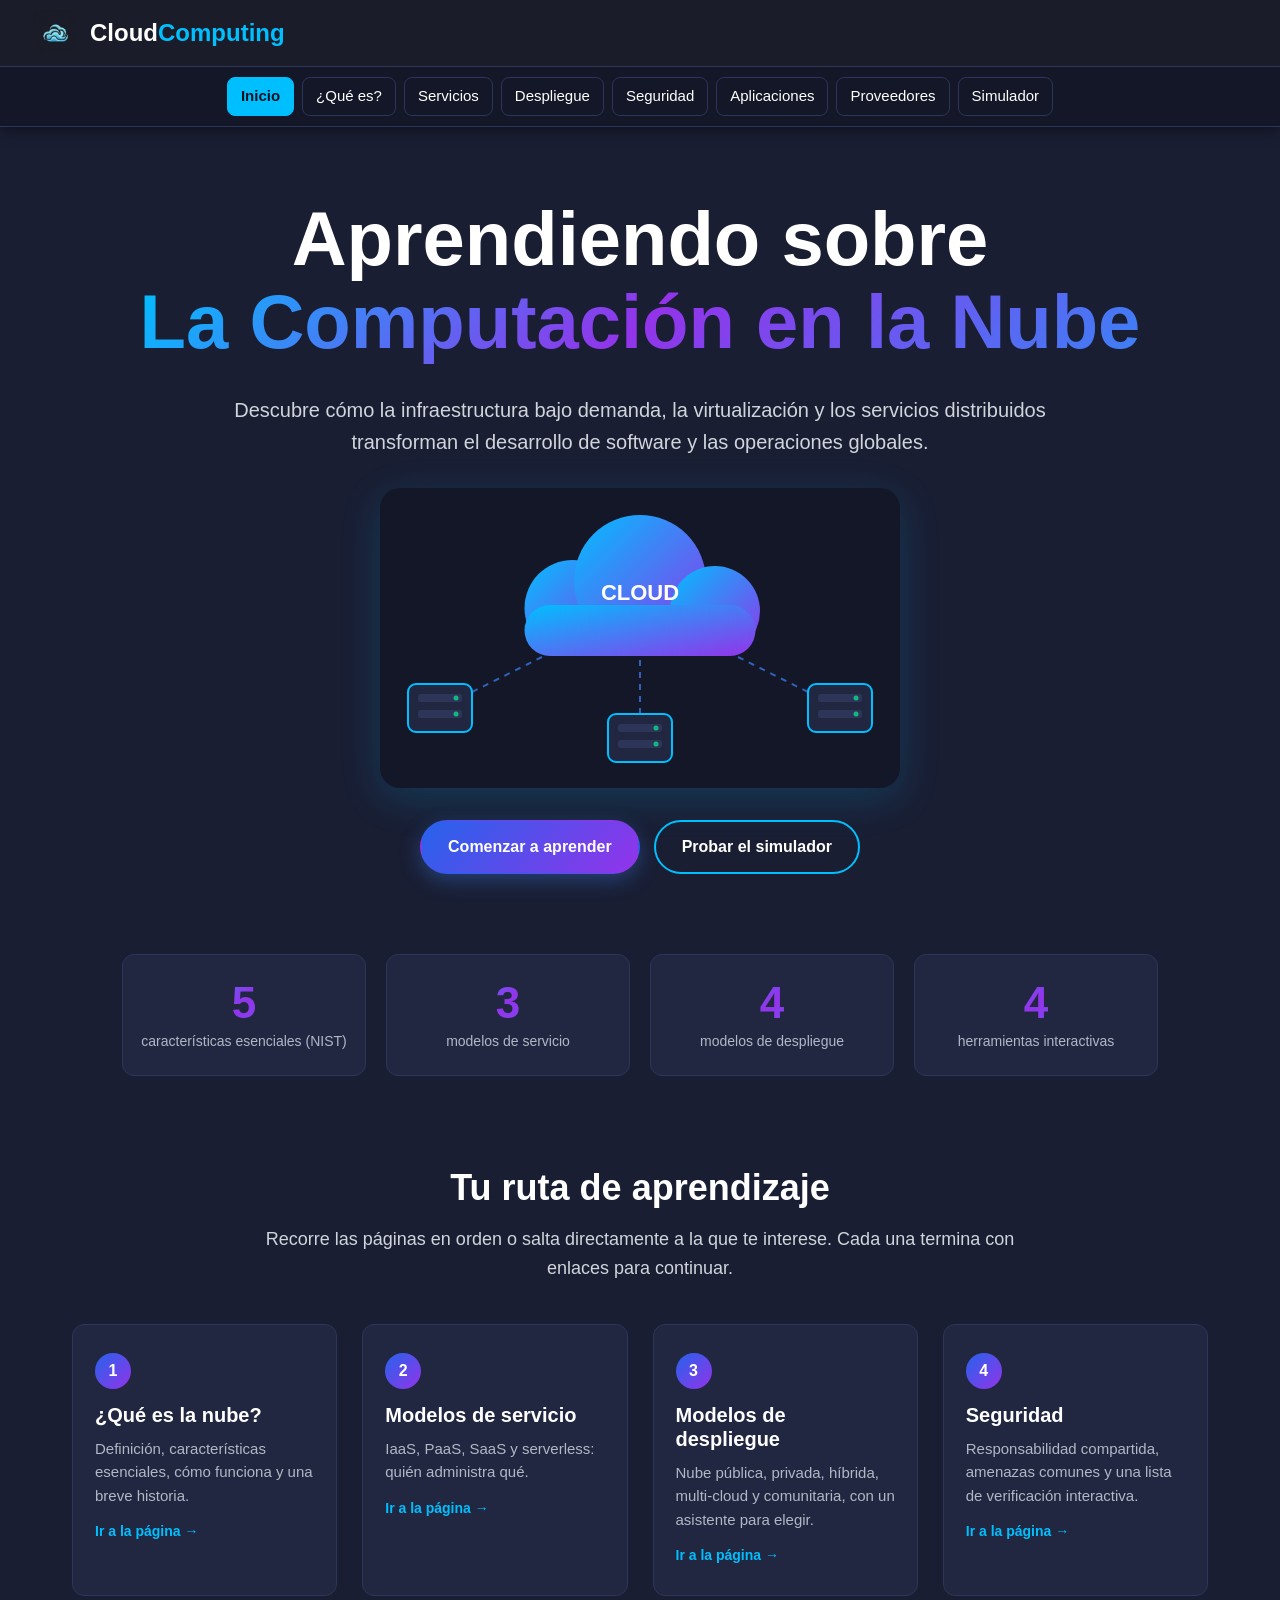
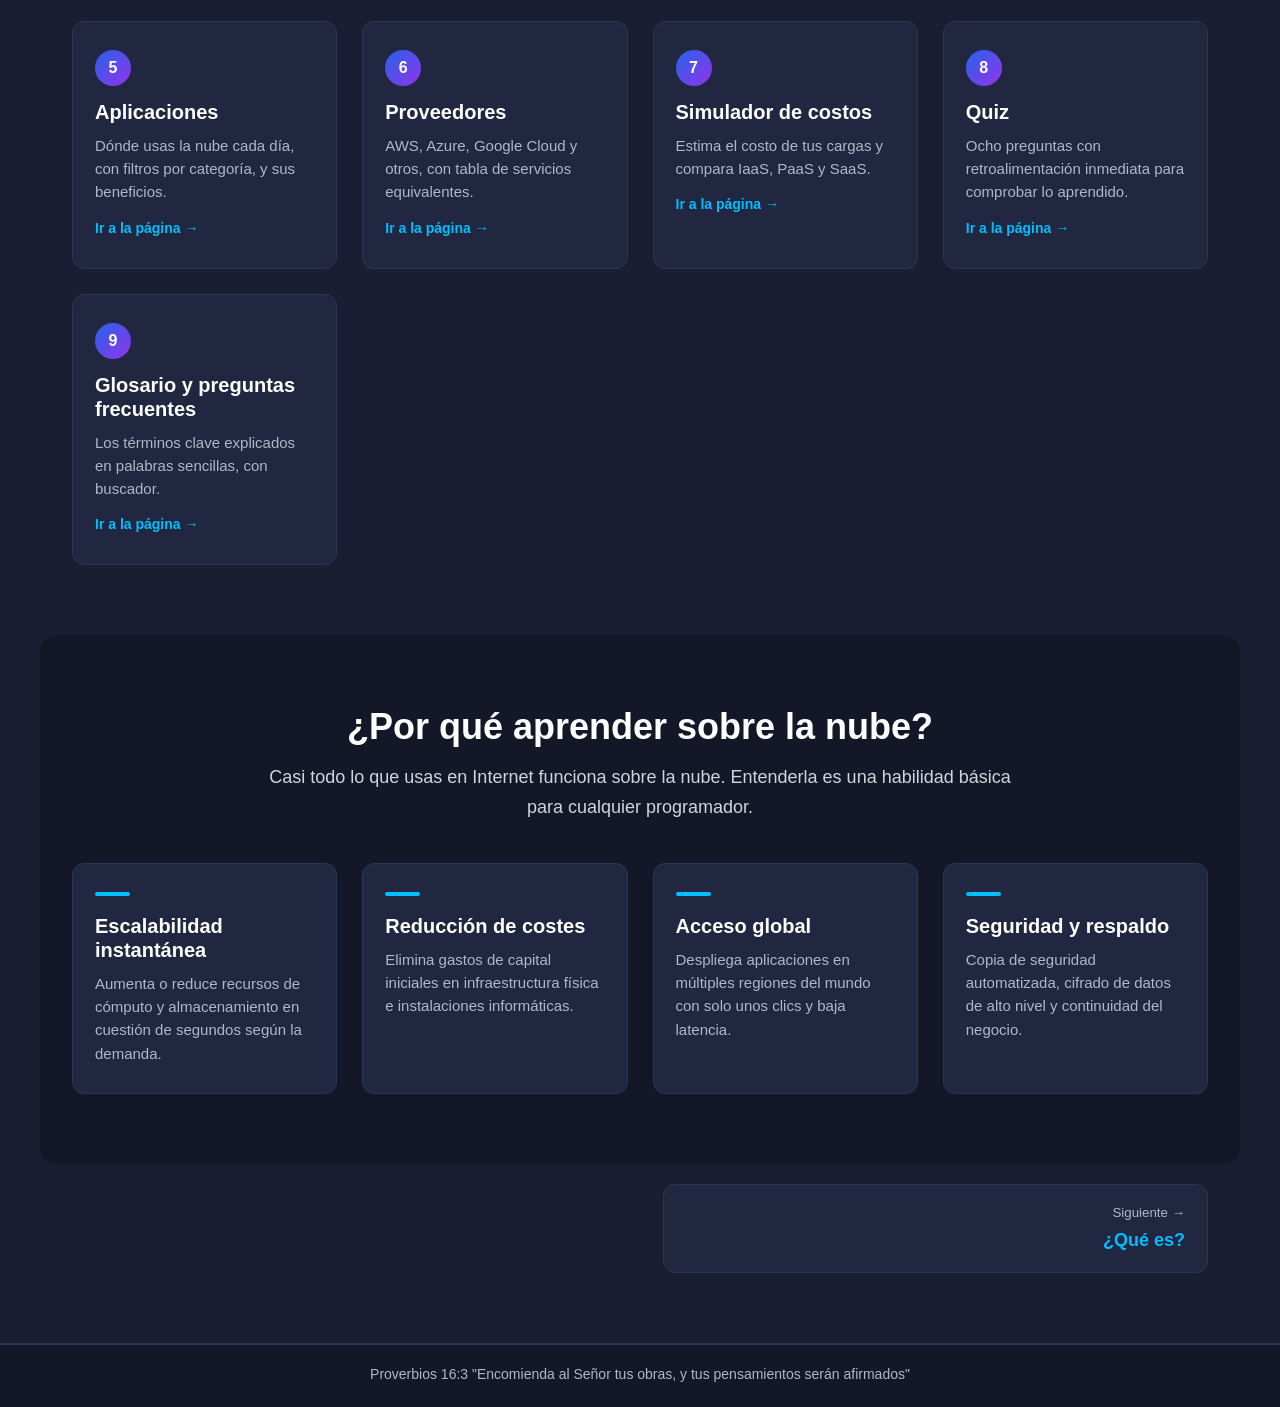
<file: index.html>
<!DOCTYPE html>
<html lang="es">
<head>
    <meta charset="UTF-8">
    <meta name="viewport" content="width=device-width, initial-scale=1.0">
    <meta name="description" content="Punto de partida para aprender computación en la nube.">
    <meta name="theme-color" content="#191e33">
    <title>CloudComputing</title>
    <link rel="icon" type="image/svg+xml" href="Imagenes/favicon.svg">
    <link rel="stylesheet" href="css/estilos.css">
    <script src="js/comun.js" defer></script>
</head>
<body class="CloudBody">

    <a href="#contenido" class="SaltarContenido">Saltar al contenido</a>

    <header class="Cabecera">
        <div class="CabeceraTop">
            <a href="index.html" class="Marca" aria-label="CloudComputing, ir al inicio">
                <img id="CloudLogo" src="Imagenes/Cloud_logo.jpg" alt="Logo de Cloud Computing" width="46" height="46">
                <span class="NombreMarca">Cloud<span class="texto-celeste">Computing</span></span>
            </a>
        </div>
        <nav class="NavPrincipal" id="menuPrincipal" aria-label="Navegación principal">
            <ul class="ListaNav">
                <li><a class="NavH3 Activo" href="index.html" aria-current="page">Inicio</a></li>
                <li><a class="NavH3" href="que-es.html">¿Qué es?</a></li>
                <li><a class="NavH3" href="servicios.html">Servicios</a></li>
                <li><a class="NavH3" href="despliegue.html">Despliegue</a></li>
                <li><a class="NavH3" href="seguridad.html">Seguridad</a></li>
                <li><a class="NavH3" href="aplicaciones.html">Aplicaciones</a></li>
                <li><a class="NavH3" href="proveedores.html">Proveedores</a></li>
                <li><a class="NavH3" href="simulador.html">Simulador</a></li>
            </ul>
        </nav>
    </header>

    <main id="contenido">

    <section class="CloudContent" id="inicio" aria-labelledby="titulo-inicio">
        <h1 class="H1CloudComputing" id="titulo-inicio">Aprendiendo sobre <span class="texto-multicolor">La Computación en la Nube</span></h1>
        <p class="Parrafo_Inicio">Descubre cómo la infraestructura bajo demanda, la virtualización y los servicios distribuidos transforman el desarrollo de software y las operaciones globales.</p>
        <img class="ImagenHero" src="Imagenes/hero-nube.svg" alt="Una nube central conectada a tres servidores" width="520" height="300">
        <div class="GrupoBotones">
            <a href="que-es.html" class="BotonHero">Comenzar a aprender</a>
            <a href="simulador.html" class="BotonSecundario">Probar el simulador</a>
        </div>
    </section>

    <div class="GridCifras Reveal" role="list" aria-label="Datos clave del sitio">
        <div class="Cifra" role="listitem"><strong>5</strong><span>características esenciales (NIST)</span></div>
        <div class="Cifra" role="listitem"><strong>3</strong><span>modelos de servicio</span></div>
        <div class="Cifra" role="listitem"><strong>4</strong><span>modelos de despliegue</span></div>
        <div class="Cifra" role="listitem"><strong>4</strong><span>herramientas interactivas</span></div>
    </div>

    <section id="ruta" class="SeccionContenedor Reveal" aria-labelledby="ruta-t">
        <h2 class="TituloSeccion" id="ruta-t">Tu ruta de aprendizaje</h2>
        <p class="DescripcionSeccion">Recorre las páginas en orden o salta directamente a la que te interese. Cada una termina con enlaces para continuar.</p>
        <div class="GridTarjetas">
            <a class="Tarjeta TarjetaEnlace" href="que-es.html">
                <span class="Numero" aria-hidden="true">1</span>
                <h3>¿Qué es la nube?</h3>
                <p>Definición, características esenciales, cómo funciona y una breve historia.</p>
                <span class="Mas">Ir a la página →</span>
            </a>
            <a class="Tarjeta TarjetaEnlace" href="servicios.html">
                <span class="Numero" aria-hidden="true">2</span>
                <h3>Modelos de servicio</h3>
                <p>IaaS, PaaS, SaaS y serverless: quién administra qué.</p>
                <span class="Mas">Ir a la página →</span>
            </a>
            <a class="Tarjeta TarjetaEnlace" href="despliegue.html">
                <span class="Numero" aria-hidden="true">3</span>
                <h3>Modelos de despliegue</h3>
                <p>Nube pública, privada, híbrida, multi-cloud y comunitaria, con un asistente para elegir.</p>
                <span class="Mas">Ir a la página →</span>
            </a>
            <a class="Tarjeta TarjetaEnlace" href="seguridad.html">
                <span class="Numero" aria-hidden="true">4</span>
                <h3>Seguridad</h3>
                <p>Responsabilidad compartida, amenazas comunes y una lista de verificación interactiva.</p>
                <span class="Mas">Ir a la página →</span>
            </a>
            <a class="Tarjeta TarjetaEnlace" href="aplicaciones.html">
                <span class="Numero" aria-hidden="true">5</span>
                <h3>Aplicaciones</h3>
                <p>Dónde usas la nube cada día, con filtros por categoría, y sus beneficios.</p>
                <span class="Mas">Ir a la página →</span>
            </a>
            <a class="Tarjeta TarjetaEnlace" href="proveedores.html">
                <span class="Numero" aria-hidden="true">6</span>
                <h3>Proveedores</h3>
                <p>AWS, Azure, Google Cloud y otros, con tabla de servicios equivalentes.</p>
                <span class="Mas">Ir a la página →</span>
            </a>
            <a class="Tarjeta TarjetaEnlace" href="simulador.html">
                <span class="Numero" aria-hidden="true">7</span>
                <h3>Simulador de costos</h3>
                <p>Estima el costo de tus cargas y compara IaaS, PaaS y SaaS.</p>
                <span class="Mas">Ir a la página →</span>
            </a>
            <a class="Tarjeta TarjetaEnlace" href="quiz.html">
                <span class="Numero" aria-hidden="true">8</span>
                <h3>Quiz</h3>
                <p>Ocho preguntas con retroalimentación inmediata para comprobar lo aprendido.</p>
                <span class="Mas">Ir a la página →</span>
            </a>
            <a class="Tarjeta TarjetaEnlace" href="glosario.html">
                <span class="Numero" aria-hidden="true">9</span>
                <h3>Glosario y preguntas frecuentes</h3>
                <p>Los términos clave explicados en palabras sencillas, con buscador.</p>
                <span class="Mas">Ir a la página →</span>
            </a>
        </div>
    </section>

    <section id="por-que" class="SeccionContenedor SeccionOscura Reveal" aria-labelledby="por-que-t">
        <h2 class="TituloSeccion" id="por-que-t">¿Por qué aprender sobre la nube?</h2>
        <p class="DescripcionSeccion">Casi todo lo que usas en Internet funciona sobre la nube. Entenderla es una habilidad básica para cualquier programador.</p>
        <div class="GridTarjetas">
            <div class="Tarjeta">
                <div class="IndicadorTarjeta"></div>
                <h3>Escalabilidad instantánea</h3>
                <p>Aumenta o reduce recursos de cómputo y almacenamiento en cuestión de segundos según la demanda.</p>
            </div>
            <div class="Tarjeta">
                <div class="IndicadorTarjeta"></div>
                <h3>Reducción de costes</h3>
                <p>Elimina gastos de capital iniciales en infraestructura física e instalaciones informáticas.</p>
            </div>
            <div class="Tarjeta">
                <div class="IndicadorTarjeta"></div>
                <h3>Acceso global</h3>
                <p>Despliega aplicaciones en múltiples regiones del mundo con solo unos clics y baja latencia.</p>
            </div>
            <div class="Tarjeta">
                <div class="IndicadorTarjeta"></div>
                <h3>Seguridad y respaldo</h3>
                <p>Copia de seguridad automatizada, cifrado de datos de alto nivel y continuidad del negocio.</p>
            </div>
        </div>
    </section>

    </main>

    <nav class="Pager" aria-label="Navegación entre páginas"><a class="Sig" href="que-es.html" rel="next"><small>Siguiente →</small><strong>¿Qué es?</strong></a></nav>
    <button id="btnSubir" class="BotonSubir" type="button" aria-label="Volver arriba" title="Volver arriba">&#8593;</button>

    <footer class="CloudFooter">
        <div class="FooterBase">
            <p>Proverbios 16:3 "Encomienda al Señor tus obras, y tus pensamientos serán afirmados"</p>
        </div>
    </footer>
</body>
</html>
</file>
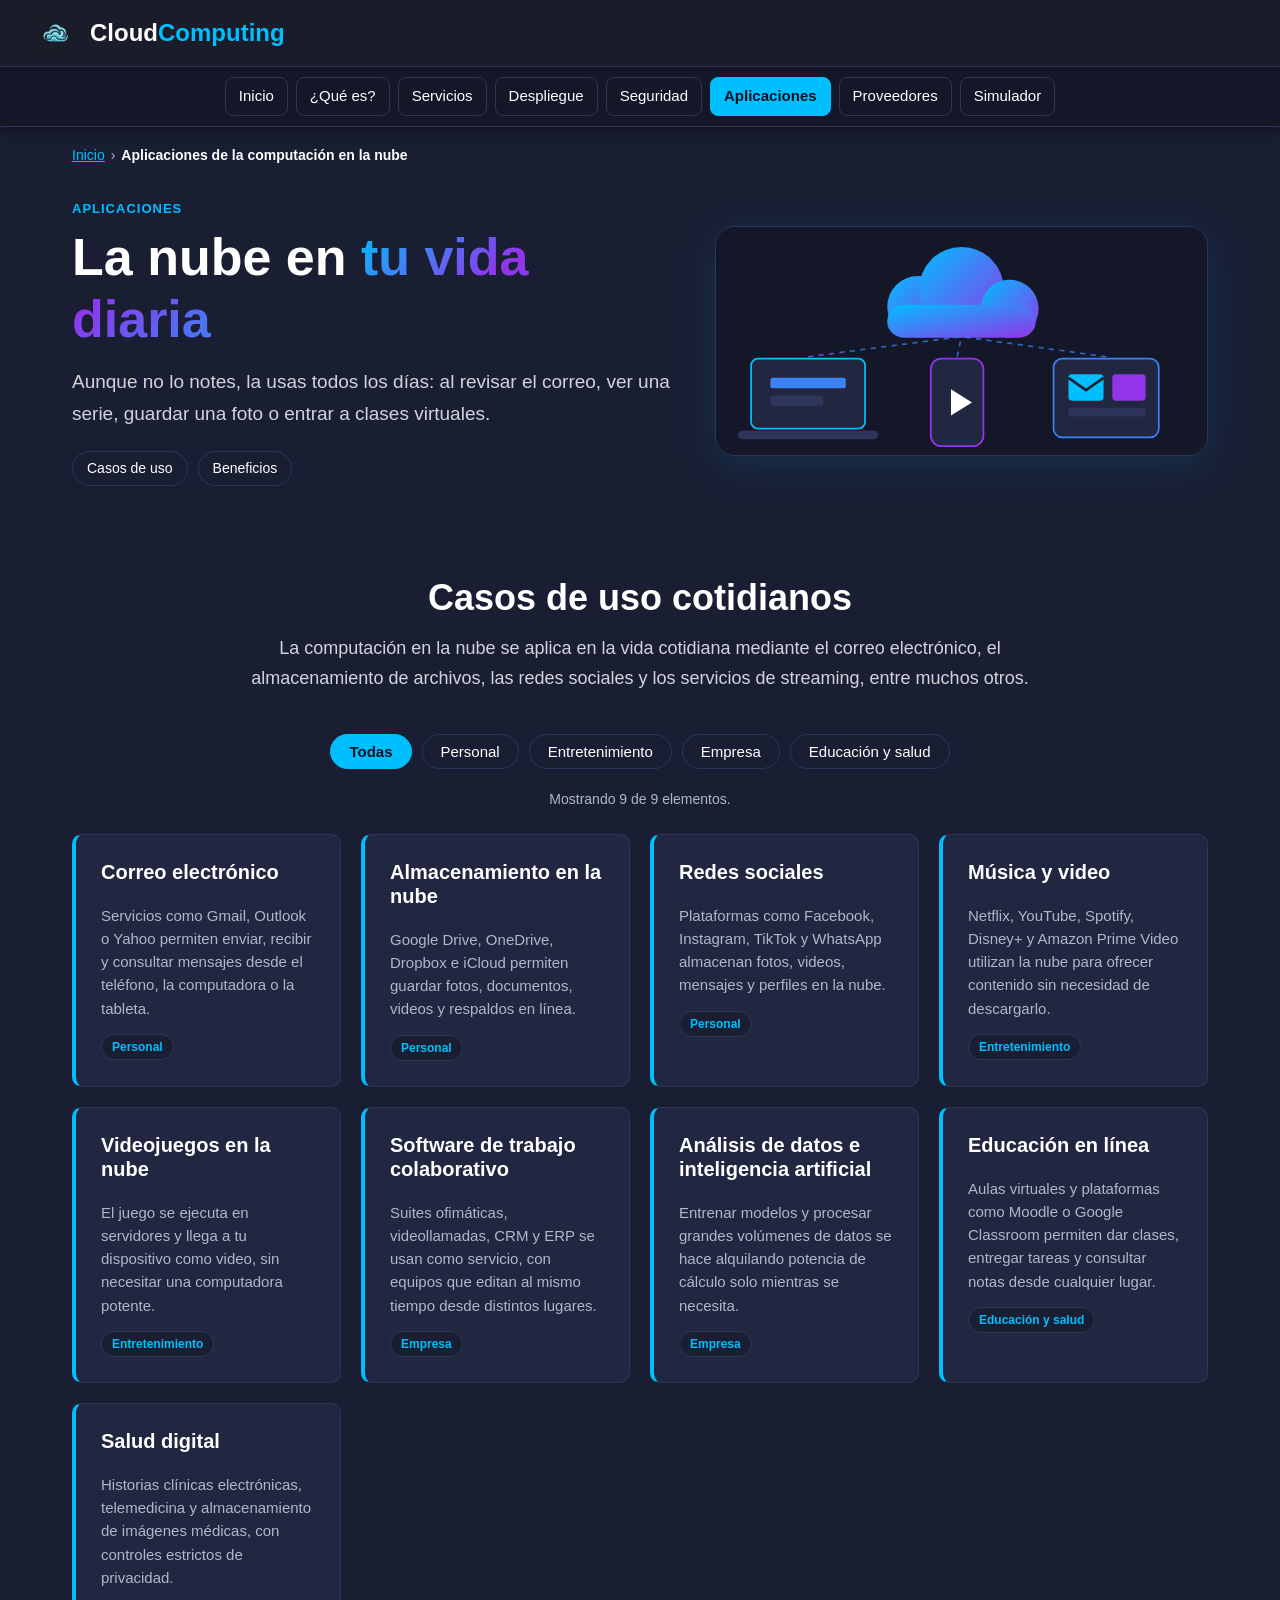
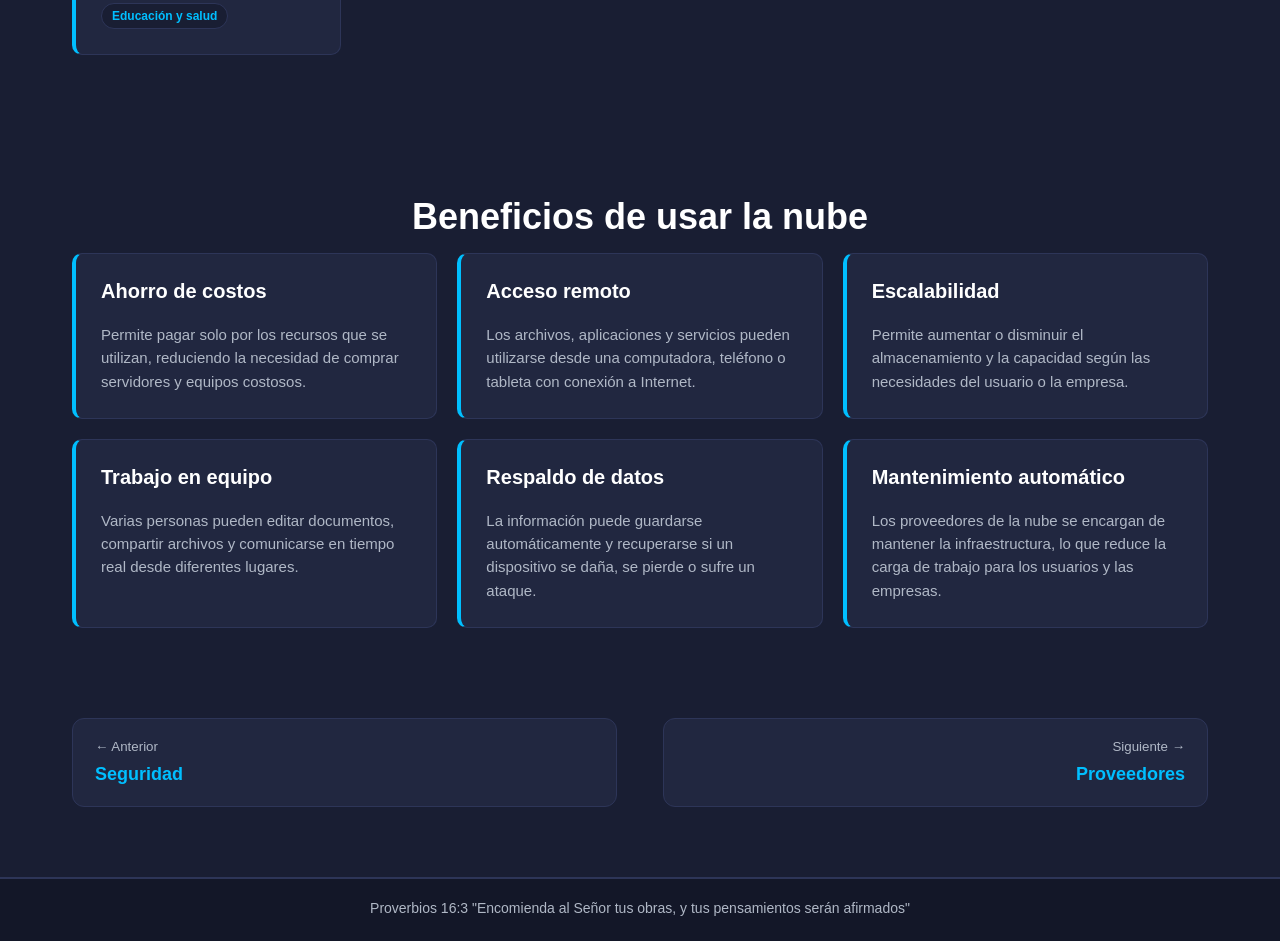
<file: aplicaciones.html>
<!DOCTYPE html>
<html lang="es">
<head>
    <meta charset="UTF-8">
    <meta name="viewport" content="width=device-width, initial-scale=1.0">
    <meta name="description" content="Casos de uso cotidianos y beneficios.">
    <meta name="theme-color" content="#191e33">
    <title>Aplicaciones de la computación en la nube | CloudComputing</title>
    <link rel="icon" type="image/svg+xml" href="Imagenes/favicon.svg">
    <link rel="stylesheet" href="css/estilos.css">
    <script src="js/comun.js" defer></script>
    <script src="js/filtro.js" defer></script>
</head>
<body class="CloudBody">

    <a href="#contenido" class="SaltarContenido">Saltar al contenido</a>

    <header class="Cabecera">
        <div class="CabeceraTop">
            <a href="index.html" class="Marca" aria-label="CloudComputing, ir al inicio">
                <img id="CloudLogo" src="Imagenes/Cloud_logo.jpg" alt="Logo de Cloud Computing" width="46" height="46">
                <span class="NombreMarca">Cloud<span class="texto-celeste">Computing</span></span>
            </a>
        </div>
        <nav class="NavPrincipal" id="menuPrincipal" aria-label="Navegación principal">
            <ul class="ListaNav">
                <li><a class="NavH3" href="index.html">Inicio</a></li>
                <li><a class="NavH3" href="que-es.html">¿Qué es?</a></li>
                <li><a class="NavH3" href="servicios.html">Servicios</a></li>
                <li><a class="NavH3" href="despliegue.html">Despliegue</a></li>
                <li><a class="NavH3" href="seguridad.html">Seguridad</a></li>
                <li><a class="NavH3 Activo" href="aplicaciones.html" aria-current="page">Aplicaciones</a></li>
                <li><a class="NavH3" href="proveedores.html">Proveedores</a></li>
                <li><a class="NavH3" href="simulador.html">Simulador</a></li>
            </ul>
        </nav>
    </header>

    <nav class="Migas" aria-label="Migas de pan">
        <ol>
            <li><a href="index.html">Inicio</a></li>
            <li><span aria-current="page">Aplicaciones de la computación en la nube</span></li>
        </ol>
    </nav>
    <main id="contenido">

    <section class="HeroPagina">
        <div>
            <span class="Etiqueta">Aplicaciones</span>
            <h1>La nube en <span class="texto-multicolor">tu vida diaria</span></h1>
            <p class="Lead">Aunque no lo notes, la usas todos los días: al revisar el correo, ver una serie, guardar una foto o entrar a clases virtuales.</p>
            <ul class="Indice" aria-label="En esta página"><li><a href="#casos">Casos de uso</a></li><li><a href="#beneficios">Beneficios</a></li></ul>
        </div>
        <img src="Imagenes/aplicaciones-dispositivos.svg" alt="Portátil, teléfono y tableta conectados a una nube" width="560" height="260">
    </section>

    <section id="casos" class="SeccionContenedor Reveal" aria-labelledby="casos-t">
        <h2 class="TituloSeccion" id="casos-t">Casos de uso cotidianos</h2>
        <p class="DescripcionSeccion">La computación en la nube se aplica en la vida cotidiana mediante el correo electrónico, el almacenamiento de archivos, las redes sociales y los servicios de streaming, entre muchos otros.</p>

        <div class="Filtros" data-filtros="#gridApps" data-conteo="conteoApps" role="group" aria-label="Filtrar por categoría">
            <button type="button" class="BotonFiltro" data-filtro="todos" aria-pressed="true">Todas</button>
            <button type="button" class="BotonFiltro" data-filtro="personal" aria-pressed="false">Personal</button>
            <button type="button" class="BotonFiltro" data-filtro="entretenimiento" aria-pressed="false">Entretenimiento</button>
            <button type="button" class="BotonFiltro" data-filtro="empresa" aria-pressed="false">Empresa</button>
            <button type="button" class="BotonFiltro" data-filtro="educacion-salud" aria-pressed="false">Educación y salud</button>
        </div>
        <p class="Conteo" id="conteoApps" aria-live="polite"></p>
        <div class="GridDespliegue" id="gridApps">
            <div class="TarjetaDespliegue" data-categoria="personal">
                <h3>Correo electrónico</h3>
                <p>Servicios como Gmail, Outlook o Yahoo permiten enviar, recibir y consultar mensajes desde el teléfono, la computadora o la tableta.</p>
                <div class="Etiquetas"><span class="Chip">Personal</span></div>
            </div>
            <div class="TarjetaDespliegue" data-categoria="personal empresa">
                <h3>Almacenamiento en la nube</h3>
                <p>Google Drive, OneDrive, Dropbox e iCloud permiten guardar fotos, documentos, videos y respaldos en línea.</p>
                <div class="Etiquetas"><span class="Chip">Personal</span></div>
            </div>
            <div class="TarjetaDespliegue" data-categoria="personal">
                <h3>Redes sociales</h3>
                <p>Plataformas como Facebook, Instagram, TikTok y WhatsApp almacenan fotos, videos, mensajes y perfiles en la nube.</p>
                <div class="Etiquetas"><span class="Chip">Personal</span></div>
            </div>
            <div class="TarjetaDespliegue" data-categoria="entretenimiento">
                <h3>Música y video</h3>
                <p>Netflix, YouTube, Spotify, Disney+ y Amazon Prime Video utilizan la nube para ofrecer contenido sin necesidad de descargarlo.</p>
                <div class="Etiquetas"><span class="Chip">Entretenimiento</span></div>
            </div>
            <div class="TarjetaDespliegue" data-categoria="entretenimiento">
                <h3>Videojuegos en la nube</h3>
                <p>El juego se ejecuta en servidores y llega a tu dispositivo como video, sin necesitar una computadora potente.</p>
                <div class="Etiquetas"><span class="Chip">Entretenimiento</span></div>
            </div>
            <div class="TarjetaDespliegue" data-categoria="empresa">
                <h3>Software de trabajo colaborativo</h3>
                <p>Suites ofimáticas, videollamadas, CRM y ERP se usan como servicio, con equipos que editan al mismo tiempo desde distintos lugares.</p>
                <div class="Etiquetas"><span class="Chip">Empresa</span></div>
            </div>
            <div class="TarjetaDespliegue" data-categoria="empresa">
                <h3>Análisis de datos e inteligencia artificial</h3>
                <p>Entrenar modelos y procesar grandes volúmenes de datos se hace alquilando potencia de cálculo solo mientras se necesita.</p>
                <div class="Etiquetas"><span class="Chip">Empresa</span></div>
            </div>
            <div class="TarjetaDespliegue" data-categoria="educacion-salud">
                <h3>Educación en línea</h3>
                <p>Aulas virtuales y plataformas como Moodle o Google Classroom permiten dar clases, entregar tareas y consultar notas desde cualquier lugar.</p>
                <div class="Etiquetas"><span class="Chip">Educación y salud</span></div>
            </div>
            <div class="TarjetaDespliegue" data-categoria="educacion-salud">
                <h3>Salud digital</h3>
                <p>Historias clínicas electrónicas, telemedicina y almacenamiento de imágenes médicas, con controles estrictos de privacidad.</p>
                <div class="Etiquetas"><span class="Chip">Educación y salud</span></div>
            </div>
        </div>
    </section>

    <section id="beneficios" class="SeccionContenedor Reveal" aria-labelledby="beneficios-t">
        <h2 class="TituloSeccion" id="beneficios-t">Beneficios de usar la nube</h2>
        <div class="AlineacionTarjeta">
            <div class="TarjetaDespliegue"><h3>Ahorro de costos</h3><p>Permite pagar solo por los recursos que se utilizan, reduciendo la necesidad de comprar servidores y equipos costosos.</p></div>
            <div class="TarjetaDespliegue"><h3>Acceso remoto</h3><p>Los archivos, aplicaciones y servicios pueden utilizarse desde una computadora, teléfono o tableta con conexión a Internet.</p></div>
            <div class="TarjetaDespliegue"><h3>Escalabilidad</h3><p>Permite aumentar o disminuir el almacenamiento y la capacidad según las necesidades del usuario o la empresa.</p></div>
            <div class="TarjetaDespliegue"><h3>Trabajo en equipo</h3><p>Varias personas pueden editar documentos, compartir archivos y comunicarse en tiempo real desde diferentes lugares.</p></div>
            <div class="TarjetaDespliegue"><h3>Respaldo de datos</h3><p>La información puede guardarse automáticamente y recuperarse si un dispositivo se daña, se pierde o sufre un ataque.</p></div>
            <div class="TarjetaDespliegue"><h3>Mantenimiento automático</h3><p>Los proveedores de la nube se encargan de mantener la infraestructura, lo que reduce la carga de trabajo para los usuarios y las empresas.</p></div>
        </div>
    </section>
    </main>

    <nav class="Pager" aria-label="Navegación entre páginas"><a href="seguridad.html" rel="prev"><small>← Anterior</small><strong>Seguridad</strong></a><a class="Sig" href="proveedores.html" rel="next"><small>Siguiente →</small><strong>Proveedores</strong></a></nav>
    <button id="btnSubir" class="BotonSubir" type="button" aria-label="Volver arriba" title="Volver arriba">&#8593;</button>

    <footer class="CloudFooter">
        <div class="FooterBase">
            <p>Proverbios 16:3 "Encomienda al Señor tus obras, y tus pensamientos serán afirmados"</p>
        </div>
    </footer>
</body>
</html>
</file>
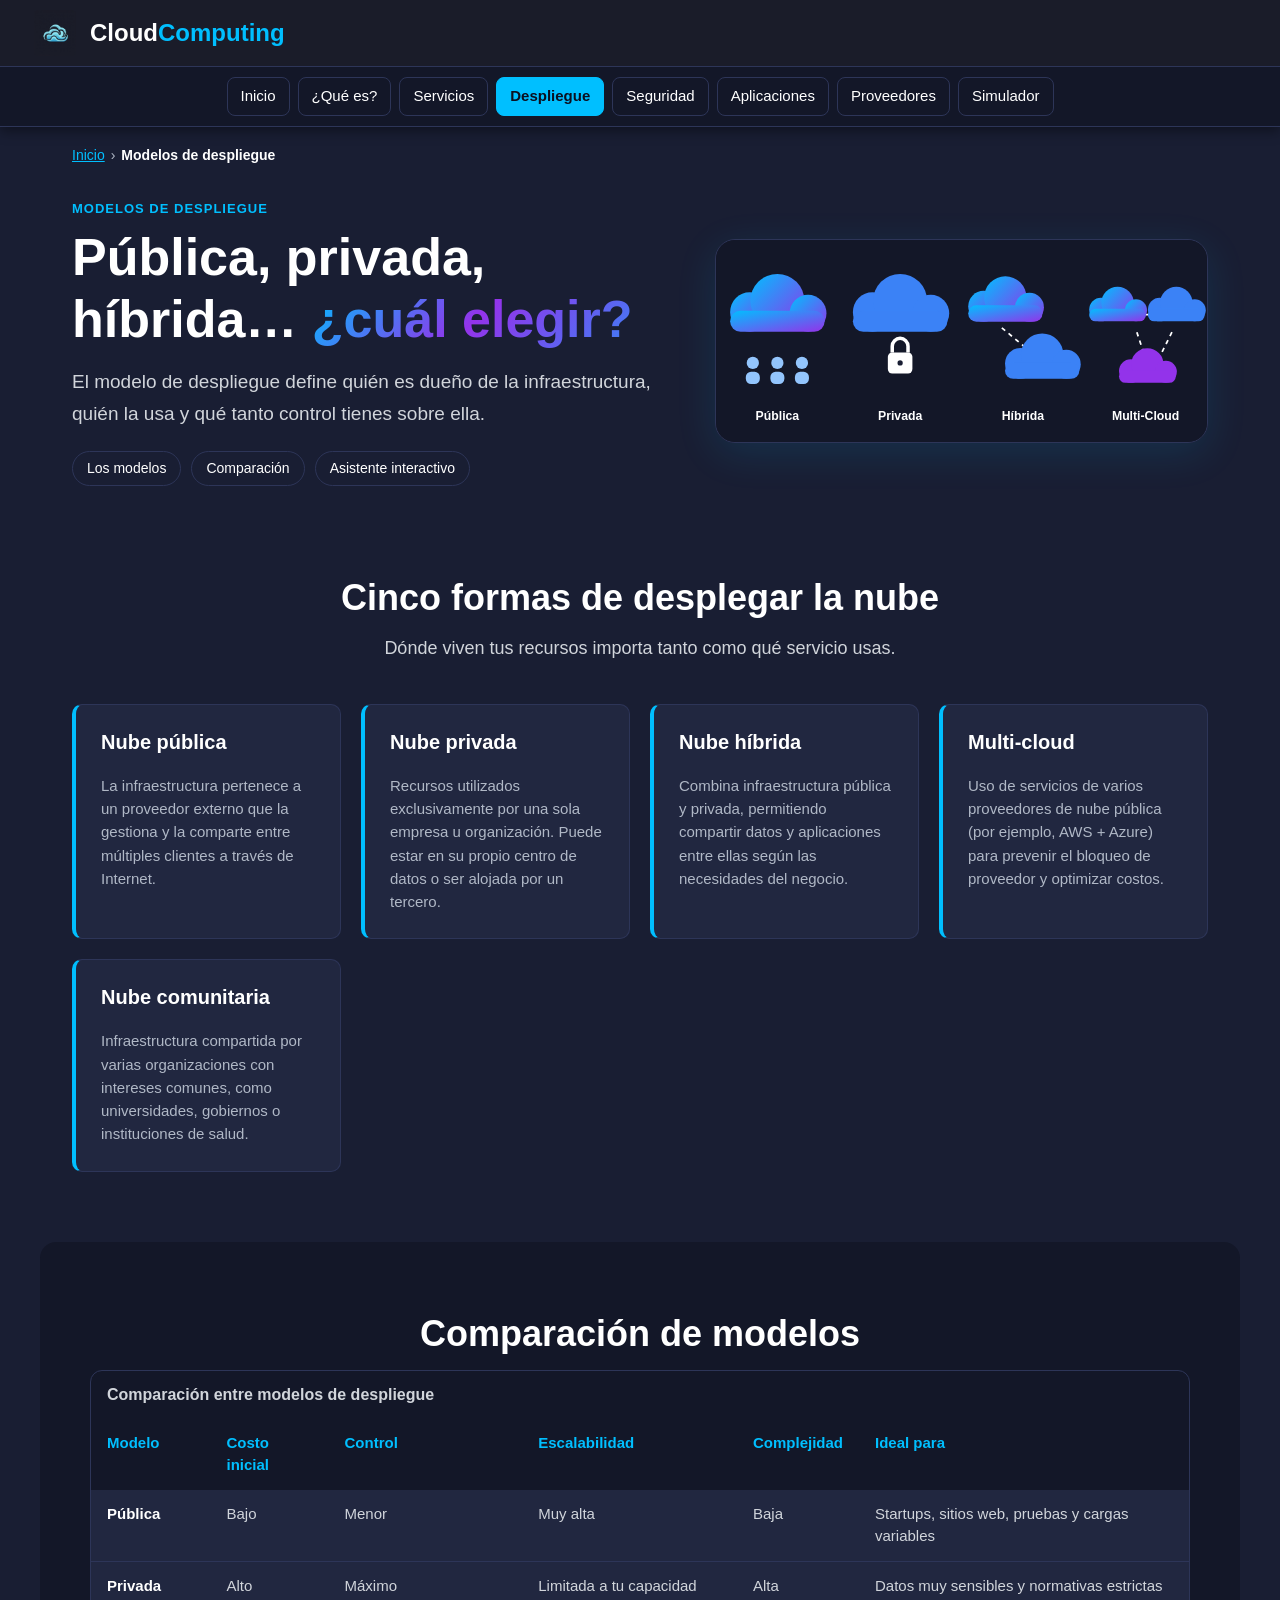
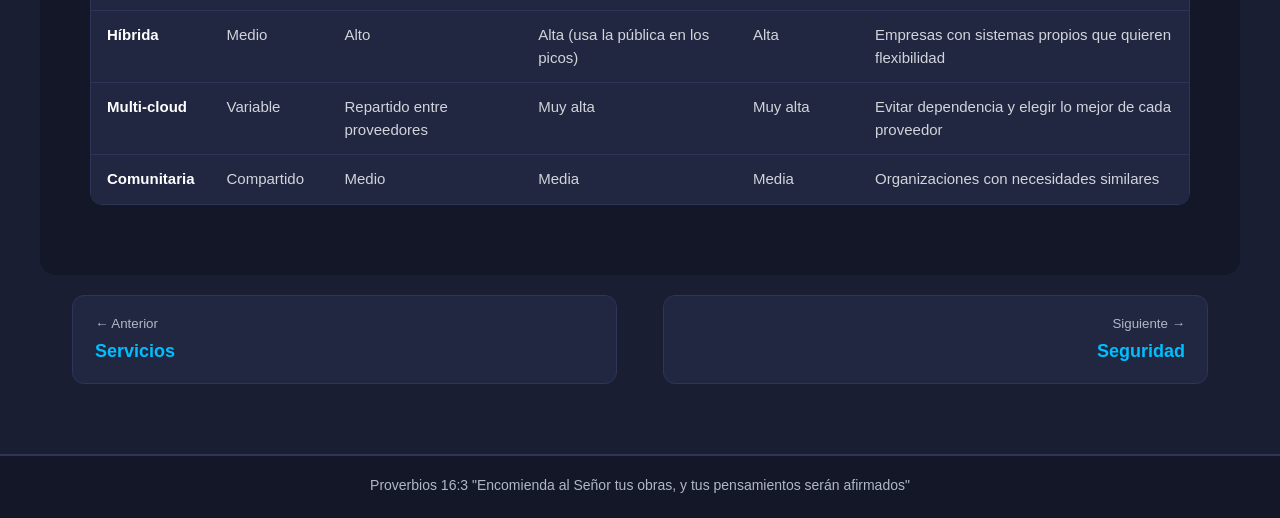
<file: despliegue.html>
<!DOCTYPE html>
<html lang="es">
<head>
    <meta charset="UTF-8">
    <meta name="viewport" content="width=device-width, initial-scale=1.0">
    <meta name="description" content="Nube pública, privada, híbrida, multi-cloud y comunitaria, con asistente.">
    <meta name="theme-color" content="#191e33">
    <title>Modelos de despliegue | CloudComputing</title>
    <link rel="icon" type="image/svg+xml" href="Imagenes/favicon.svg">
    <link rel="stylesheet" href="css/estilos.css">
    <script src="js/comun.js" defer></script>
</head>
<body class="CloudBody">

    <a href="#contenido" class="SaltarContenido">Saltar al contenido</a>

    <header class="Cabecera">
        <div class="CabeceraTop">
            <a href="index.html" class="Marca" aria-label="CloudComputing, ir al inicio">
                <img id="CloudLogo" src="Imagenes/Cloud_logo.jpg" alt="Logo de Cloud Computing" width="46" height="46">
                <span class="NombreMarca">Cloud<span class="texto-celeste">Computing</span></span>
            </a>
        </div>
        <nav class="NavPrincipal" id="menuPrincipal" aria-label="Navegación principal">
            <ul class="ListaNav">
                <li><a class="NavH3" href="index.html">Inicio</a></li>
                <li><a class="NavH3" href="que-es.html">¿Qué es?</a></li>
                <li><a class="NavH3" href="servicios.html">Servicios</a></li>
                <li><a class="NavH3 Activo" href="despliegue.html" aria-current="page">Despliegue</a></li>
                <li><a class="NavH3" href="seguridad.html">Seguridad</a></li>
                <li><a class="NavH3" href="aplicaciones.html">Aplicaciones</a></li>
                <li><a class="NavH3" href="proveedores.html">Proveedores</a></li>
                <li><a class="NavH3" href="simulador.html">Simulador</a></li>
            </ul>
        </nav>
    </header>

    <nav class="Migas" aria-label="Migas de pan">
        <ol>
            <li><a href="index.html">Inicio</a></li>
            <li><span aria-current="page">Modelos de despliegue</span></li>
        </ol>
    </nav>
    <main id="contenido">

    <section class="HeroPagina">
        <div>
            <span class="Etiqueta">Modelos de despliegue</span>
            <h1>Pública, privada, híbrida… <span class="texto-multicolor">¿cuál elegir?</span></h1>
            <p class="Lead">El modelo de despliegue define quién es dueño de la infraestructura, quién la usa y qué tanto control tienes sobre ella.</p>
            <ul class="Indice" aria-label="En esta página"><li><a href="#tipos">Los modelos</a></li><li><a href="#comparar">Comparación</a></li><li><a href="#asistente">Asistente interactivo</a></li></ul>
        </div>
        <img src="Imagenes/despliegue-nubes.svg" alt="Ilustración de los modelos de despliegue" width="560" height="230">
    </section>

    <section id="tipos" class="SeccionContenedor Reveal" aria-labelledby="tipos-t">
        <h2 class="TituloSeccion" id="tipos-t">Cinco formas de desplegar la nube</h2>
        <p class="DescripcionSeccion">Dónde viven tus recursos importa tanto como qué servicio usas.</p>
        <div class="GridDespliegue">
            <div class="TarjetaDespliegue">
                <h3>Nube pública</h3>
                <p>La infraestructura pertenece a un proveedor externo que la gestiona y la comparte entre múltiples clientes a través de Internet.</p>
            </div>
            <div class="TarjetaDespliegue">
                <h3>Nube privada</h3>
                <p>Recursos utilizados exclusivamente por una sola empresa u organización. Puede estar en su propio centro de datos o ser alojada por un tercero.</p>
            </div>
            <div class="TarjetaDespliegue">
                <h3>Nube híbrida</h3>
                <p>Combina infraestructura pública y privada, permitiendo compartir datos y aplicaciones entre ellas según las necesidades del negocio.</p>
            </div>
            <div class="TarjetaDespliegue">
                <h3>Multi-cloud</h3>
                <p>Uso de servicios de varios proveedores de nube pública (por ejemplo, AWS + Azure) para prevenir el bloqueo de proveedor y optimizar costos.</p>
            </div>
            <div class="TarjetaDespliegue">
                <h3>Nube comunitaria</h3>
                <p>Infraestructura compartida por varias organizaciones con intereses comunes, como universidades, gobiernos o instituciones de salud.</p>
            </div>
        </div>
    </section>

    <section id="comparar" class="SeccionContenedor SeccionOscura Reveal" aria-labelledby="comparar-t">
        <h2 class="TituloSeccion" id="comparar-t">Comparación de modelos</h2>
        <div class="TablaWrap" role="region" aria-label="Comparación entre modelos de despliegue" tabindex="0">
            <table class="Tabla">
                <caption>Comparación entre modelos de despliegue</caption>
                <thead><tr><th scope="col">Modelo</th><th scope="col">Costo inicial</th><th scope="col">Control</th><th scope="col">Escalabilidad</th><th scope="col">Complejidad</th><th scope="col">Ideal para</th></tr></thead>
                <tbody>
                    <tr><th scope="row">Pública</th><td>Bajo</td><td>Menor</td><td>Muy alta</td><td>Baja</td><td>Startups, sitios web, pruebas y cargas variables</td></tr>
                    <tr><th scope="row">Privada</th><td>Alto</td><td>Máximo</td><td>Limitada a tu capacidad</td><td>Alta</td><td>Datos muy sensibles y normativas estrictas</td></tr>
                    <tr><th scope="row">Híbrida</th><td>Medio</td><td>Alto</td><td>Alta (usa la pública en los picos)</td><td>Alta</td><td>Empresas con sistemas propios que quieren flexibilidad</td></tr>
                    <tr><th scope="row">Multi-cloud</th><td>Variable</td><td>Repartido entre proveedores</td><td>Muy alta</td><td>Muy alta</td><td>Evitar dependencia y elegir lo mejor de cada proveedor</td></tr>
                    <tr><th scope="row">Comunitaria</th><td>Compartido</td><td>Medio</td><td>Media</td><td>Media</td><td>Organizaciones con necesidades similares</td></tr>
                </tbody>
            </table>
        </div>
    </section>
    </main>

    <nav class="Pager" aria-label="Navegación entre páginas"><a href="servicios.html" rel="prev"><small>← Anterior</small><strong>Servicios</strong></a><a class="Sig" href="seguridad.html" rel="next"><small>Siguiente →</small><strong>Seguridad</strong></a></nav>
    <button id="btnSubir" class="BotonSubir" type="button" aria-label="Volver arriba" title="Volver arriba">&#8593;</button>

    <footer class="CloudFooter">
        </div>
        <div class="FooterBase">
            <p>Proverbios 16:3 "Encomienda al Señor tus obras, y tus pensamientos serán afirmados"</p>
        </div>
    </footer>
</body>
</html>
</file>
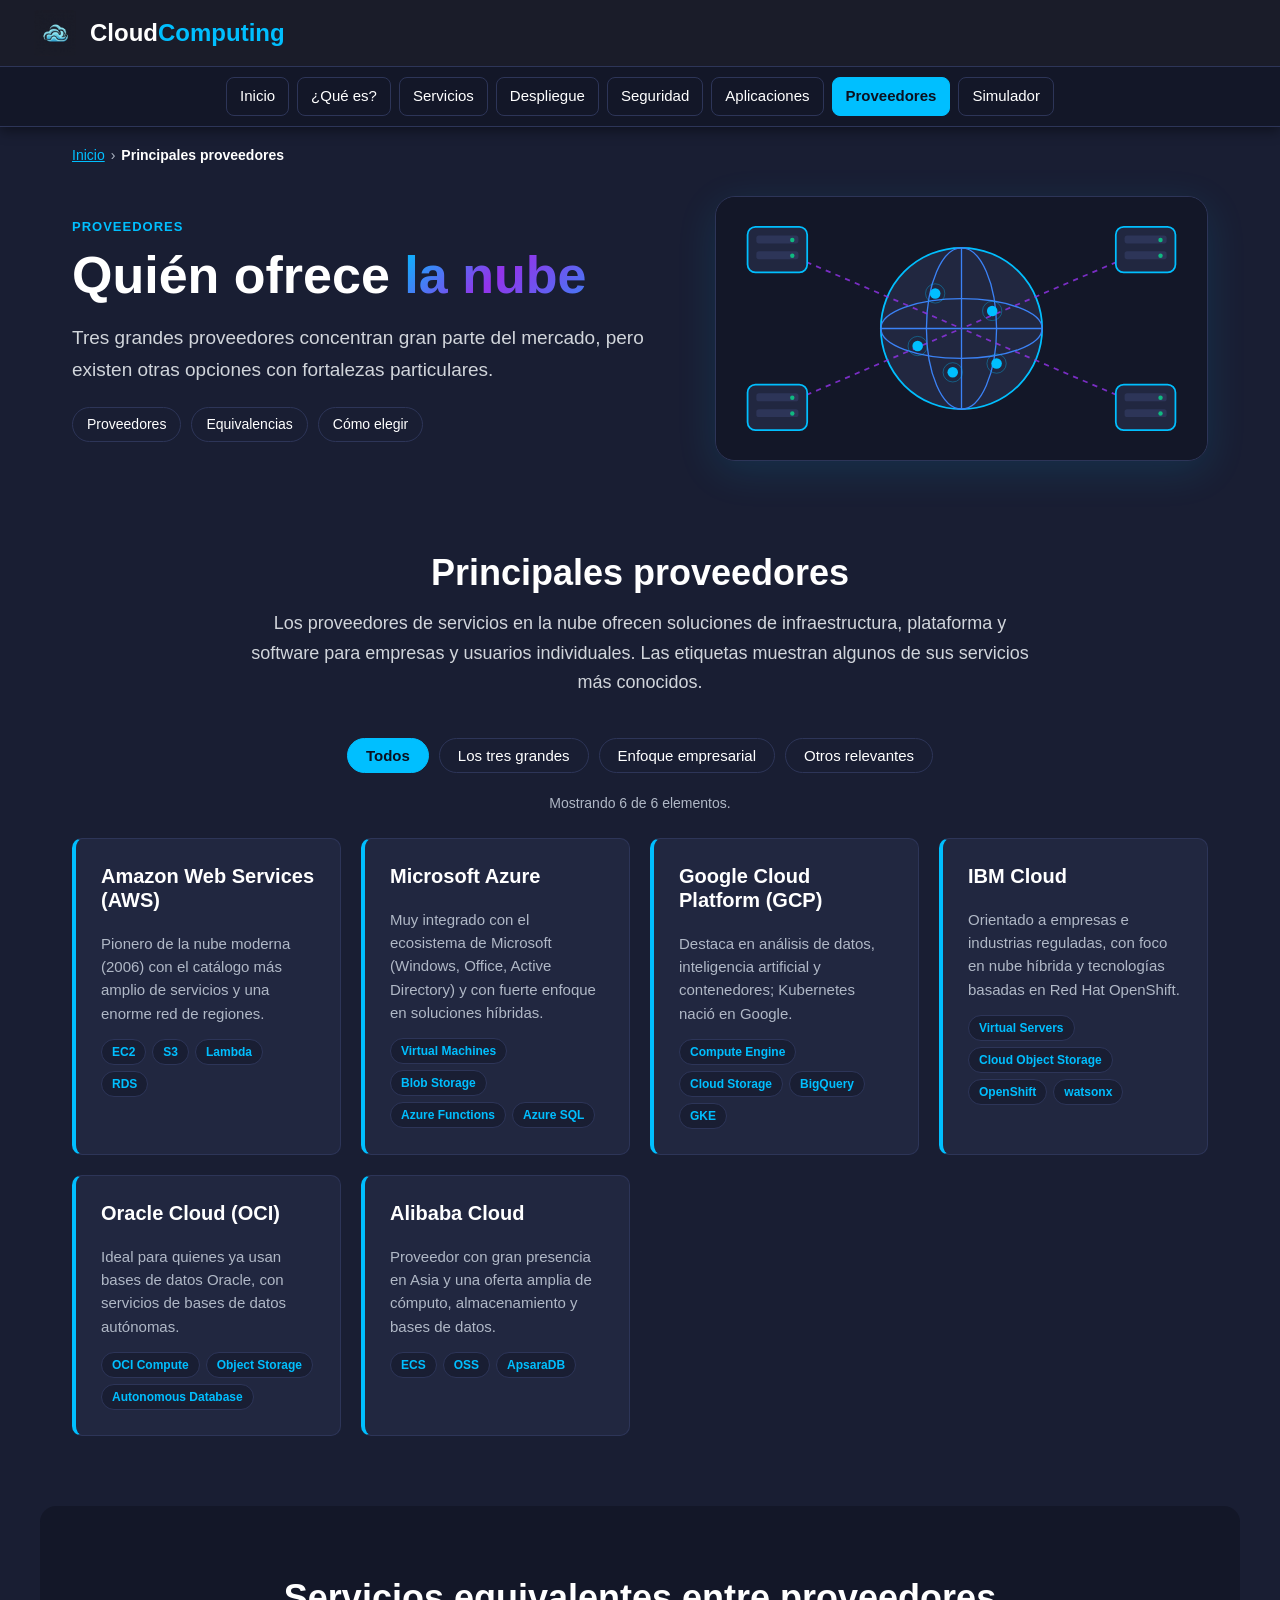
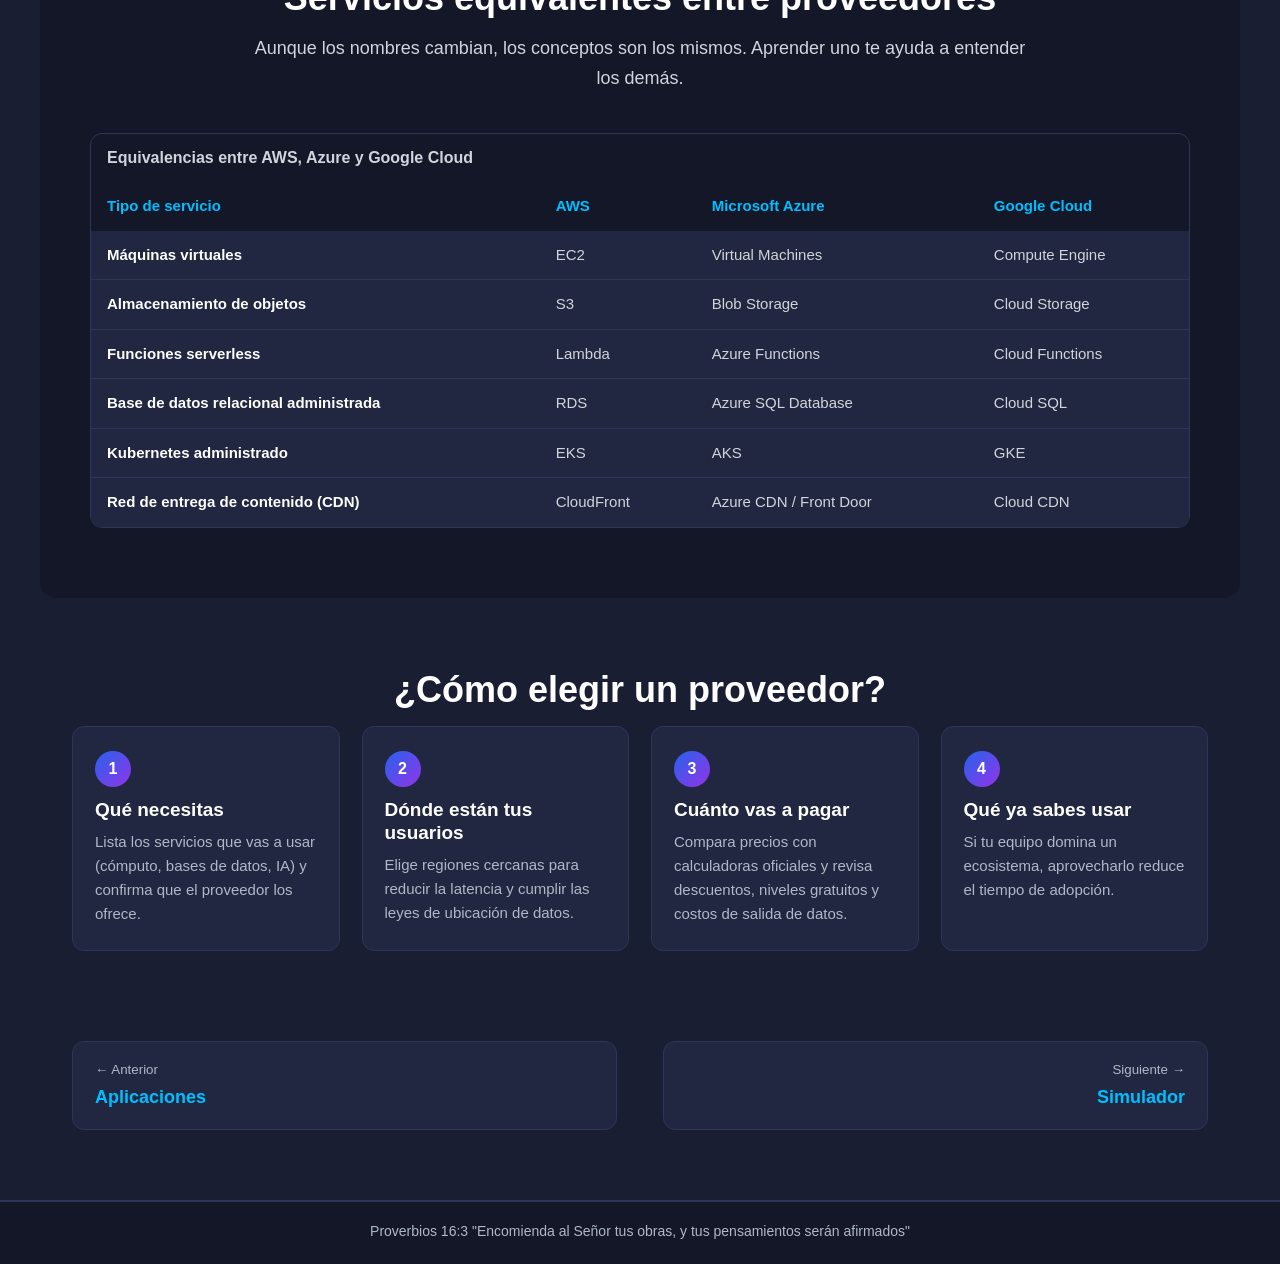
<file: proveedores.html>
<!DOCTYPE html>
<html lang="es">
<head>
    <meta charset="UTF-8">
    <meta name="viewport" content="width=device-width, initial-scale=1.0">
    <meta name="description" content="AWS, Azure, Google Cloud, IBM, Oracle y Alibaba.">
    <meta name="theme-color" content="#191e33">
    <title>Principales proveedores | CloudComputing</title>
    <link rel="icon" type="image/svg+xml" href="Imagenes/favicon.svg">
    <link rel="stylesheet" href="css/estilos.css">
    <script src="js/comun.js" defer></script>
    <script src="js/filtro.js" defer></script>
</head>
<body class="CloudBody">

    <a href="#contenido" class="SaltarContenido">Saltar al contenido</a>

    <header class="Cabecera">
        <div class="CabeceraTop">
            <a href="index.html" class="Marca" aria-label="CloudComputing, ir al inicio">
                <img id="CloudLogo" src="Imagenes/Cloud_logo.jpg" alt="Logo de Cloud Computing" width="46" height="46">
                <span class="NombreMarca">Cloud<span class="texto-celeste">Computing</span></span>
            </a>
        </div>
        <nav class="NavPrincipal" id="menuPrincipal" aria-label="Navegación principal">
            <ul class="ListaNav">
                <li><a class="NavH3" href="index.html">Inicio</a></li>
                <li><a class="NavH3" href="que-es.html">¿Qué es?</a></li>
                <li><a class="NavH3" href="servicios.html">Servicios</a></li>
                <li><a class="NavH3" href="despliegue.html">Despliegue</a></li>
                <li><a class="NavH3" href="seguridad.html">Seguridad</a></li>
                <li><a class="NavH3" href="aplicaciones.html">Aplicaciones</a></li>
                <li><a class="NavH3 Activo" href="proveedores.html" aria-current="page">Proveedores</a></li>
                <li><a class="NavH3" href="simulador.html">Simulador</a></li>
            </ul>
        </nav>
    </header>

    <nav class="Migas" aria-label="Migas de pan">
        <ol>
            <li><a href="index.html">Inicio</a></li>
            <li><span aria-current="page">Principales proveedores</span></li>
        </ol>
    </nav>
    <main id="contenido">

    <section class="HeroPagina">
        <div>
            <span class="Etiqueta">Proveedores</span>
            <h1>Quién ofrece <span class="texto-multicolor">la nube</span></h1>
            <p class="Lead">Tres grandes proveedores concentran gran parte del mercado, pero existen otras opciones con fortalezas particulares.</p>
            <ul class="Indice" aria-label="En esta página"><li><a href="#lista">Proveedores</a></li><li><a href="#equivalencias">Equivalencias</a></li><li><a href="#elegir">Cómo elegir</a></li></ul>
        </div>
        <img src="Imagenes/proveedores-regiones.svg" alt="Un globo conectado a centros de datos en distintas regiones" width="560" height="300">
    </section>

    <section id="lista" class="SeccionContenedor Reveal" aria-labelledby="lista-t">
        <h2 class="TituloSeccion" id="lista-t">Principales proveedores</h2>
        <p class="DescripcionSeccion">Los proveedores de servicios en la nube ofrecen soluciones de infraestructura, plataforma y software para empresas y usuarios individuales. Las etiquetas muestran algunos de sus servicios más conocidos.</p>

        <div class="Filtros" data-filtros="#gridProv" data-conteo="conteoProv" role="group" aria-label="Filtrar proveedores">
            <button type="button" class="BotonFiltro" data-filtro="todos" aria-pressed="true">Todos</button>
            <button type="button" class="BotonFiltro" data-filtro="grandes" aria-pressed="false">Los tres grandes</button>
            <button type="button" class="BotonFiltro" data-filtro="empresa" aria-pressed="false">Enfoque empresarial</button>
            <button type="button" class="BotonFiltro" data-filtro="otros" aria-pressed="false">Otros relevantes</button>
        </div>
        <p class="Conteo" id="conteoProv" aria-live="polite"></p>
        <div class="GridDespliegue" id="gridProv">
            <div class="TarjetaDespliegue" data-categoria="grandes">
                <h3>Amazon Web Services (AWS)</h3>
                <p>Pionero de la nube moderna (2006) con el catálogo más amplio de servicios y una enorme red de regiones.</p>
                <div class="Etiquetas"><span class="Chip">EC2</span><span class="Chip">S3</span><span class="Chip">Lambda</span><span class="Chip">RDS</span></div>
            </div>
            <div class="TarjetaDespliegue" data-categoria="grandes empresa">
                <h3>Microsoft Azure</h3>
                <p>Muy integrado con el ecosistema de Microsoft (Windows, Office, Active Directory) y con fuerte enfoque en soluciones híbridas.</p>
                <div class="Etiquetas"><span class="Chip">Virtual Machines</span><span class="Chip">Blob Storage</span><span class="Chip">Azure Functions</span><span class="Chip">Azure SQL</span></div>
            </div>
            <div class="TarjetaDespliegue" data-categoria="grandes">
                <h3>Google Cloud Platform (GCP)</h3>
                <p>Destaca en análisis de datos, inteligencia artificial y contenedores; Kubernetes nació en Google.</p>
                <div class="Etiquetas"><span class="Chip">Compute Engine</span><span class="Chip">Cloud Storage</span><span class="Chip">BigQuery</span><span class="Chip">GKE</span></div>
            </div>
            <div class="TarjetaDespliegue" data-categoria="empresa">
                <h3>IBM Cloud</h3>
                <p>Orientado a empresas e industrias reguladas, con foco en nube híbrida y tecnologías basadas en Red Hat OpenShift.</p>
                <div class="Etiquetas"><span class="Chip">Virtual Servers</span><span class="Chip">Cloud Object Storage</span><span class="Chip">OpenShift</span><span class="Chip">watsonx</span></div>
            </div>
            <div class="TarjetaDespliegue" data-categoria="empresa">
                <h3>Oracle Cloud (OCI)</h3>
                <p>Ideal para quienes ya usan bases de datos Oracle, con servicios de bases de datos autónomas.</p>
                <div class="Etiquetas"><span class="Chip">OCI Compute</span><span class="Chip">Object Storage</span><span class="Chip">Autonomous Database</span></div>
            </div>
            <div class="TarjetaDespliegue" data-categoria="otros">
                <h3>Alibaba Cloud</h3>
                <p>Proveedor con gran presencia en Asia y una oferta amplia de cómputo, almacenamiento y bases de datos.</p>
                <div class="Etiquetas"><span class="Chip">ECS</span><span class="Chip">OSS</span><span class="Chip">ApsaraDB</span></div>
            </div>
        </div>
    </section>

    <section id="equivalencias" class="SeccionContenedor SeccionOscura Reveal" aria-labelledby="equivalencias-t">
        <h2 class="TituloSeccion" id="equivalencias-t">Servicios equivalentes entre proveedores</h2>
        <p class="DescripcionSeccion">Aunque los nombres cambian, los conceptos son los mismos. Aprender uno te ayuda a entender los demás.</p>
        <div class="TablaWrap" role="region" aria-label="Equivalencias entre AWS, Azure y Google Cloud" tabindex="0">
            <table class="Tabla">
                <caption>Equivalencias entre AWS, Azure y Google Cloud</caption>
                <thead><tr><th scope="col">Tipo de servicio</th><th scope="col">AWS</th><th scope="col">Microsoft Azure</th><th scope="col">Google Cloud</th></tr></thead>
                <tbody>
                    <tr><th scope="row">Máquinas virtuales</th><td>EC2</td><td>Virtual Machines</td><td>Compute Engine</td></tr>
                    <tr><th scope="row">Almacenamiento de objetos</th><td>S3</td><td>Blob Storage</td><td>Cloud Storage</td></tr>
                    <tr><th scope="row">Funciones serverless</th><td>Lambda</td><td>Azure Functions</td><td>Cloud Functions</td></tr>
                    <tr><th scope="row">Base de datos relacional administrada</th><td>RDS</td><td>Azure SQL Database</td><td>Cloud SQL</td></tr>
                    <tr><th scope="row">Kubernetes administrado</th><td>EKS</td><td>AKS</td><td>GKE</td></tr>
                    <tr><th scope="row">Red de entrega de contenido (CDN)</th><td>CloudFront</td><td>Azure CDN / Front Door</td><td>Cloud CDN</td></tr>
                </tbody>
            </table>
        </div>
    </section>

    <section id="elegir" class="SeccionContenedor Reveal" aria-labelledby="elegir-t">
        <h2 class="TituloSeccion" id="elegir-t">¿Cómo elegir un proveedor?</h2>
        <ol class="Pasos">
            <li><h3>Qué necesitas</h3><p>Lista los servicios que vas a usar (cómputo, bases de datos, IA) y confirma que el proveedor los ofrece.</p></li>
            <li><h3>Dónde están tus usuarios</h3><p>Elige regiones cercanas para reducir la latencia y cumplir las leyes de ubicación de datos.</p></li>
            <li><h3>Cuánto vas a pagar</h3><p>Compara precios con calculadoras oficiales y revisa descuentos, niveles gratuitos y costos de salida de datos.</p></li>
            <li><h3>Qué ya sabes usar</h3><p>Si tu equipo domina un ecosistema, aprovecharlo reduce el tiempo de adopción.</p></li>
        </ol>
    </section>
    </main>

    <nav class="Pager" aria-label="Navegación entre páginas"><a href="aplicaciones.html" rel="prev"><small>← Anterior</small><strong>Aplicaciones</strong></a><a class="Sig" href="simulador.html" rel="next"><small>Siguiente →</small><strong>Simulador</strong></a></nav>
    <button id="btnSubir" class="BotonSubir" type="button" aria-label="Volver arriba" title="Volver arriba">&#8593;</button>

    <footer class="CloudFooter">
        <div class="FooterBase">
            <p>Proverbios 16:3 "Encomienda al Señor tus obras, y tus pensamientos serán afirmados"</p>
        </div>
    </footer>
</body>
</html>
</file>
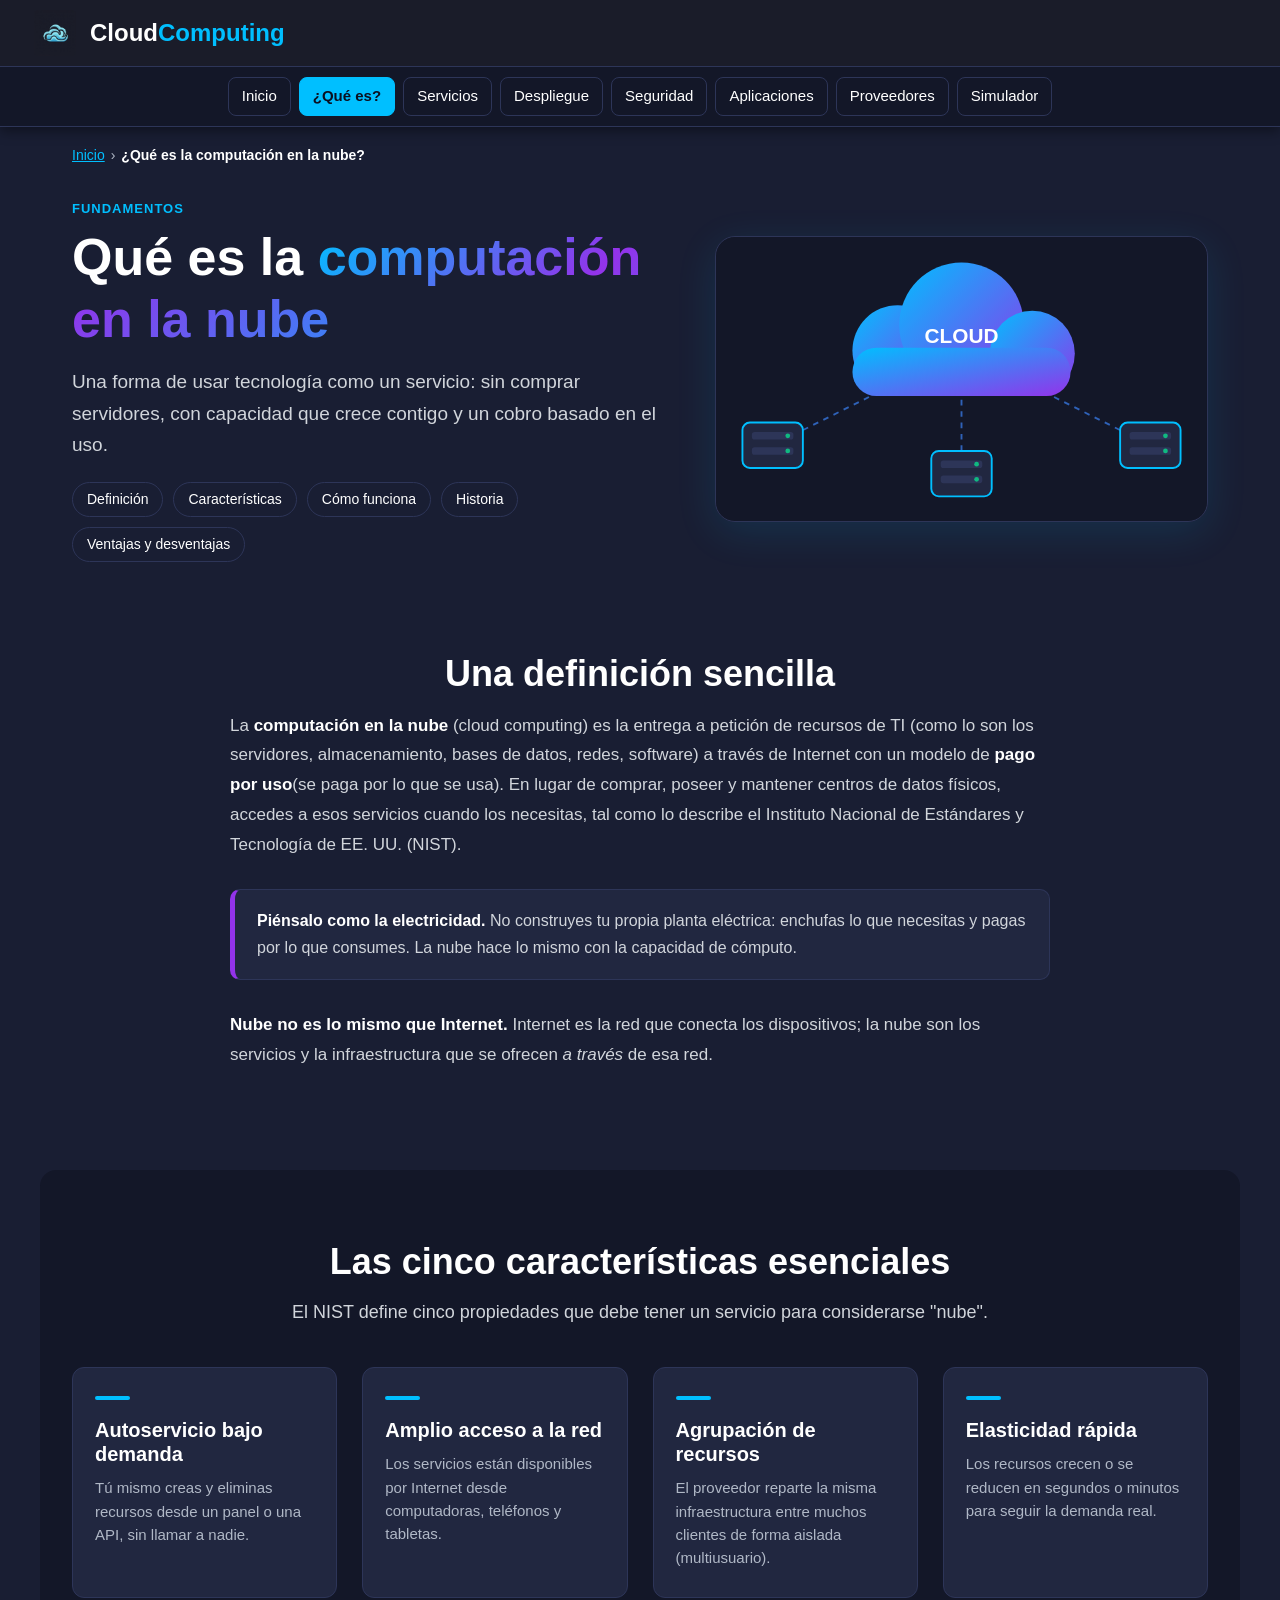
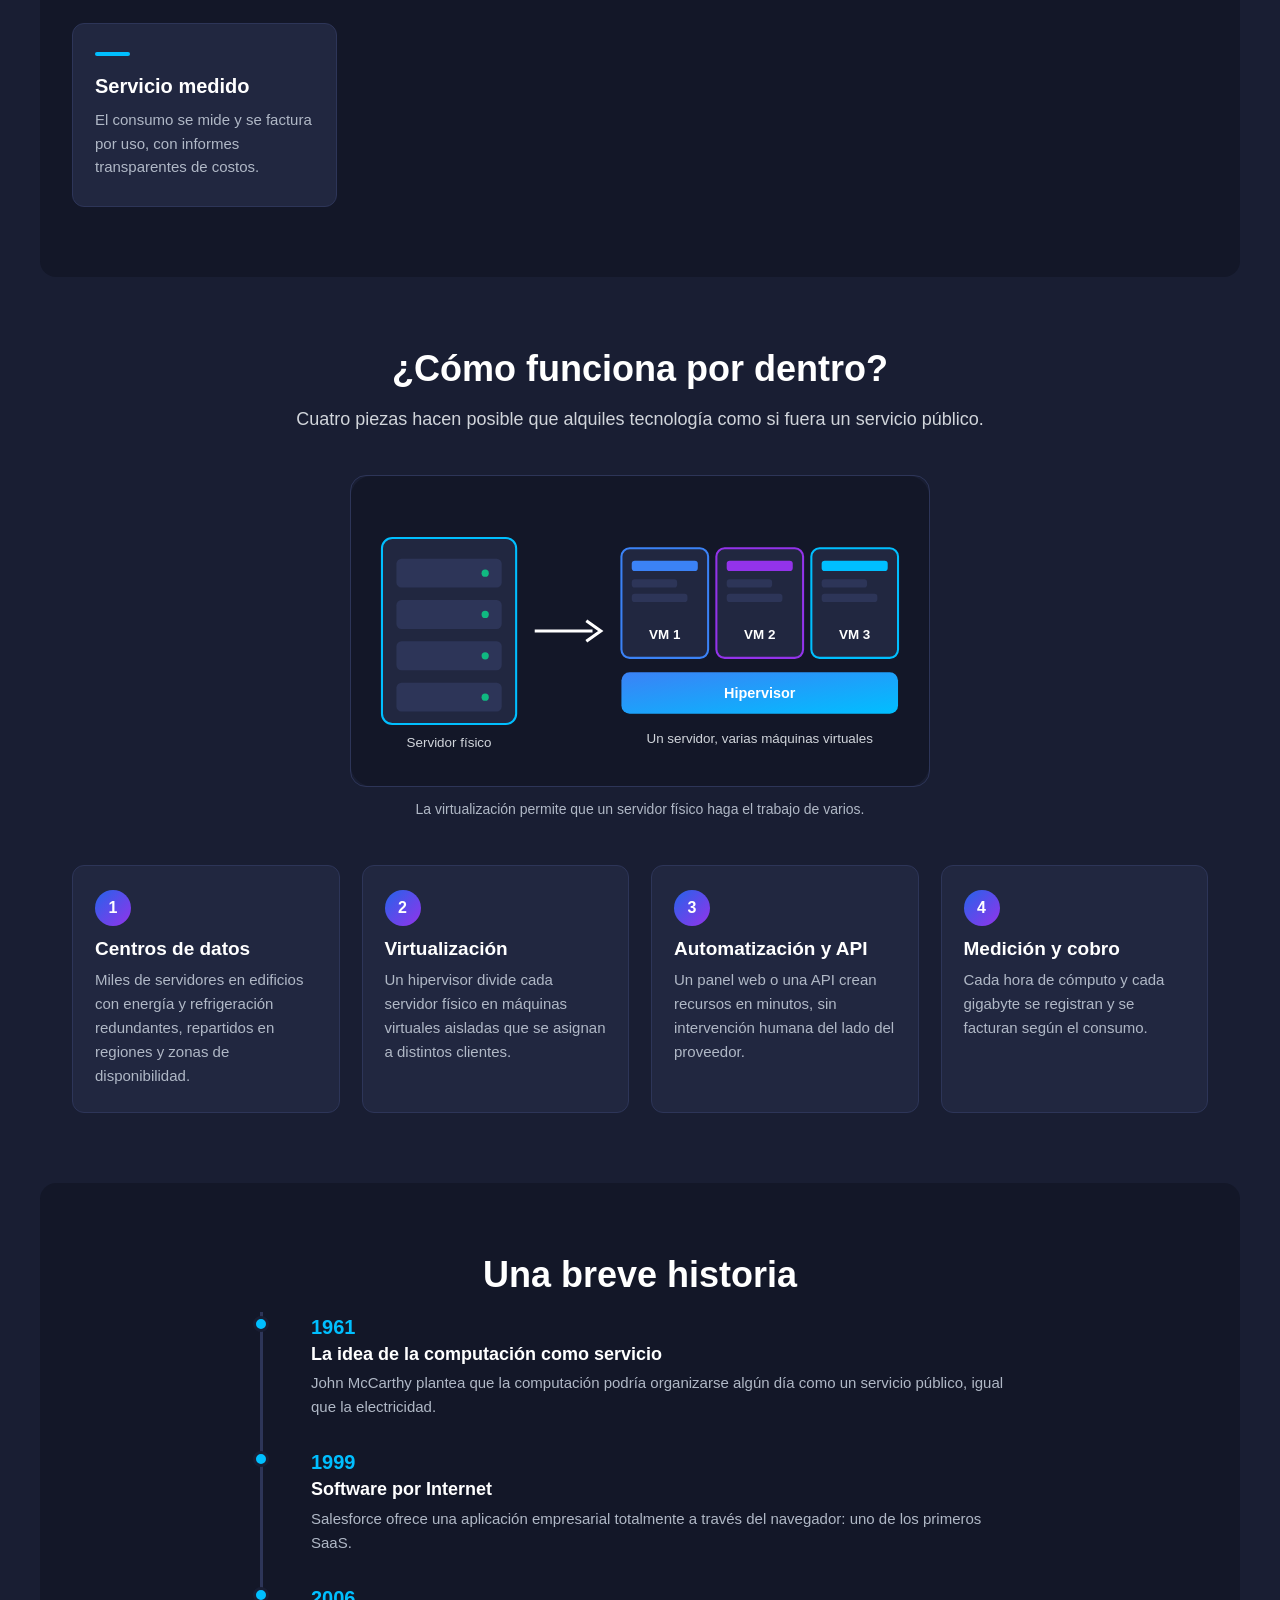
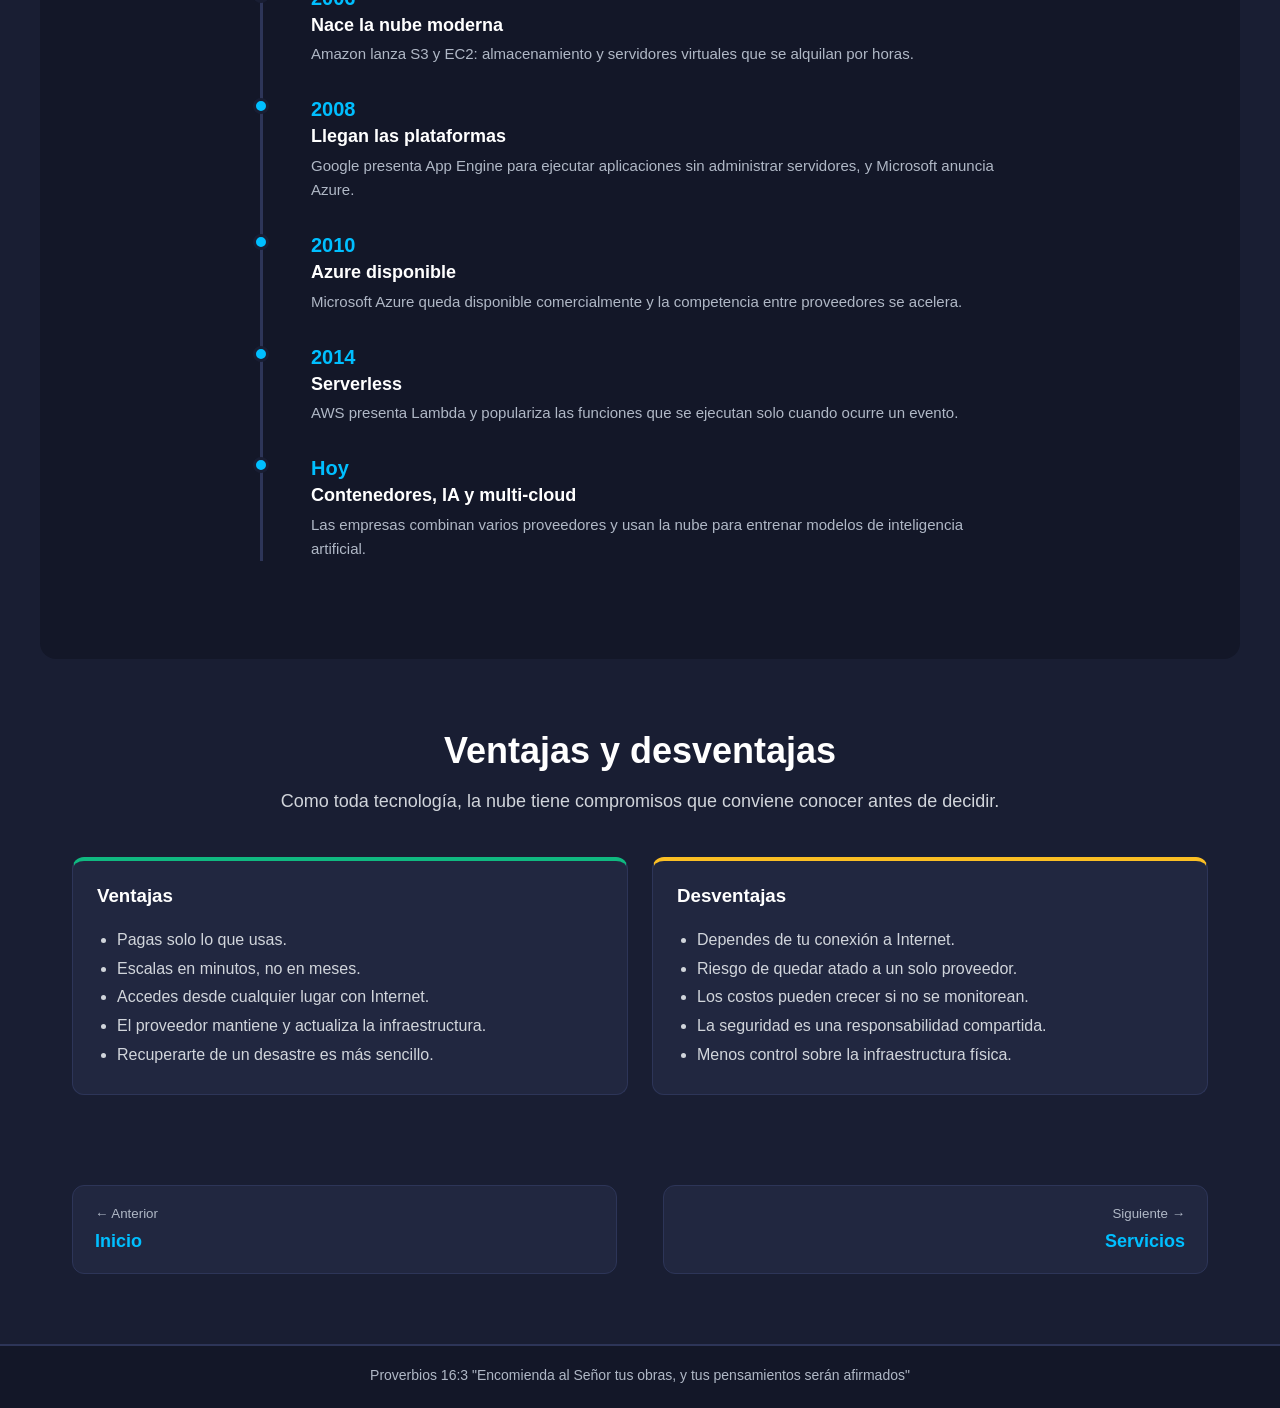
<file: que-es.html>
<!DOCTYPE html>
<html lang="es">
<head>
    <meta charset="UTF-8">
    <meta name="viewport" content="width=device-width, initial-scale=1.0">
    <meta name="description" content="Definición, características esenciales, funcionamiento e historia.">
    <meta name="theme-color" content="#191e33">
    <title>¿Qué es la computación en la nube? | CloudComputing</title>
    <link rel="icon" type="image/svg+xml" href="Imagenes/favicon.svg">
    <link rel="stylesheet" href="css/estilos.css">
    <script src="js/comun.js" defer></script>
</head>
<body class="CloudBody">

    <a href="#contenido" class="SaltarContenido">Saltar al contenido</a>

    <header class="Cabecera">
        <div class="CabeceraTop">
            <a href="index.html" class="Marca" aria-label="CloudComputing, ir al inicio">
                <img id="CloudLogo" src="Imagenes/Cloud_logo.jpg" alt="Logo de Cloud Computing" width="46" height="46">
                <span class="NombreMarca">Cloud<span class="texto-celeste">Computing</span></span>
            </a>
        </div>
        <nav class="NavPrincipal" id="menuPrincipal" aria-label="Navegación principal">
            <ul class="ListaNav">
                <li><a class="NavH3" href="index.html">Inicio</a></li>
                <li><a class="NavH3 Activo" href="que-es.html" aria-current="page">¿Qué es?</a></li>
                <li><a class="NavH3" href="servicios.html">Servicios</a></li>
                <li><a class="NavH3" href="despliegue.html">Despliegue</a></li>
                <li><a class="NavH3" href="seguridad.html">Seguridad</a></li>
                <li><a class="NavH3" href="aplicaciones.html">Aplicaciones</a></li>
                <li><a class="NavH3" href="proveedores.html">Proveedores</a></li>
                <li><a class="NavH3" href="simulador.html">Simulador</a></li>
            </ul>
        </nav>
    </header>

    <nav class="Migas" aria-label="Migas de pan">
        <ol>
            <li><a href="index.html">Inicio</a></li>
            <li><span aria-current="page">¿Qué es la computación en la nube?</span></li>
        </ol>
    </nav>
    <main id="contenido">

    <section class="HeroPagina">
        <div>
            <span class="Etiqueta">Fundamentos</span>
            <h1>Qué es la <span class="texto-multicolor">computación en la nube</span></h1>
            <p class="Lead">Una forma de usar tecnología como un servicio: sin comprar servidores, con capacidad que crece contigo y un cobro basado en el uso.</p>
            <ul class="Indice" aria-label="En esta página"><li><a href="#definicion">Definición</a></li><li><a href="#caracteristicas">Características</a></li><li><a href="#como-funciona">Cómo funciona</a></li><li><a href="#historia">Historia</a></li><li><a href="#ventajas">Ventajas y desventajas</a></li></ul>
        </div>
        <img src="Imagenes/hero-nube.svg" alt="Una nube central conectada a tres servidores" width="520" height="300">
    </section>

        <section id="definicion" class="SeccionContenedor Reveal" aria-labelledby="definicion-t">
            <h2 class="TituloSeccion" id="definicion-t">Una definición sencilla</h2>
            <p class="Prosa">La <strong>computación en la nube</strong> (cloud computing) es la entrega a petición de recursos de TI (como lo son los servidores, almacenamiento, bases de datos, redes, software) a través de Internet con un modelo de <strong>pago por uso</strong>(se paga por lo que se usa). En lugar de comprar, poseer y mantener centros de datos físicos, accedes a esos servicios cuando los necesitas, tal como lo describe el Instituto Nacional de Estándares y Tecnología de EE. UU. (NIST).</p>
            <div class="Aviso"><strong>Piénsalo como la electricidad.</strong> No construyes tu propia planta eléctrica: enchufas lo que necesitas y pagas por lo que consumes. La nube hace lo mismo con la capacidad de cómputo.</div>
        <p class="Prosa"><strong>Nube no es lo mismo que Internet.</strong> Internet es la red que conecta los dispositivos; la nube son los servicios y la infraestructura que se ofrecen <em>a través</em> de esa red.</p>
    </section>

    <section id="caracteristicas" class="SeccionContenedor SeccionOscura Reveal" aria-labelledby="caracteristicas-t">
        <h2 class="TituloSeccion" id="caracteristicas-t">Las cinco características esenciales</h2>
        <p class="DescripcionSeccion">El NIST define cinco propiedades que debe tener un servicio para considerarse "nube".</p>
        <div class="GridTarjetas">
            <div class="Tarjeta">
                <div class="IndicadorTarjeta"></div>
                <h3>Autoservicio bajo demanda</h3>
                <p>Tú mismo creas y eliminas recursos desde un panel o una API, sin llamar a nadie.</p>
            </div>
            <div class="Tarjeta">
                <div class="IndicadorTarjeta"></div>
                <h3>Amplio acceso a la red</h3>
                <p>Los servicios están disponibles por Internet desde computadoras, teléfonos y tabletas.</p>
            </div>
            <div class="Tarjeta">
                <div class="IndicadorTarjeta"></div>
                <h3>Agrupación de recursos</h3>
                <p>El proveedor reparte la misma infraestructura entre muchos clientes de forma aislada (multiusuario).</p>
            </div>
            <div class="Tarjeta">
                <div class="IndicadorTarjeta"></div>
                <h3>Elasticidad rápida</h3>
                <p>Los recursos crecen o se reducen en segundos o minutos para seguir la demanda real.</p>
            </div>
            <div class="Tarjeta">
                <div class="IndicadorTarjeta"></div>
                <h3>Servicio medido</h3>
                <p>El consumo se mide y se factura por uso, con informes transparentes de costos.</p>
            </div>
        </div>
    </section>

    <section id="como-funciona" class="SeccionContenedor Reveal" aria-labelledby="como-funciona-t">
        <h2 class="TituloSeccion" id="como-funciona-t">¿Cómo funciona por dentro?</h2>
        <p class="DescripcionSeccion">Cuatro piezas hacen posible que alquiles tecnología como si fuera un servicio público.</p>
        <figure class="Figura">
            <img src="Imagenes/que-es-virtualizacion.svg" alt="Un servidor físico dividido por un hipervisor en tres máquinas virtuales" width="560" height="300" loading="lazy">
            <figcaption>La virtualización permite que un servidor físico haga el trabajo de varios.</figcaption>
        </figure>
        <ol class="Pasos">
            <li><h3>Centros de datos</h3><p>Miles de servidores en edificios con energía y refrigeración redundantes, repartidos en regiones y zonas de disponibilidad.</p></li>
            <li><h3>Virtualización</h3><p>Un hipervisor divide cada servidor físico en máquinas virtuales aisladas que se asignan a distintos clientes.</p></li>
            <li><h3>Automatización y API</h3><p>Un panel web o una API crean recursos en minutos, sin intervención humana del lado del proveedor.</p></li>
            <li><h3>Medición y cobro</h3><p>Cada hora de cómputo y cada gigabyte se registran y se facturan según el consumo.</p></li>
        </ol>
    </section>

    <section id="historia" class="SeccionContenedor SeccionOscura Reveal" aria-labelledby="historia-t">
        <h2 class="TituloSeccion" id="historia-t">Una breve historia</h2>
        <ol class="LineaTiempo">
            <li><span class="Anio">1961</span><h3>La idea de la computación como servicio</h3><p>John McCarthy plantea que la computación podría organizarse algún día como un servicio público, igual que la electricidad.</p></li>
            <li><span class="Anio">1999</span><h3>Software por Internet</h3><p>Salesforce ofrece una aplicación empresarial totalmente a través del navegador: uno de los primeros SaaS.</p></li>
            <li><span class="Anio">2006</span><h3>Nace la nube moderna</h3><p>Amazon lanza S3 y EC2: almacenamiento y servidores virtuales que se alquilan por horas.</p></li>
            <li><span class="Anio">2008</span><h3>Llegan las plataformas</h3><p>Google presenta App Engine para ejecutar aplicaciones sin administrar servidores, y Microsoft anuncia Azure.</p></li>
            <li><span class="Anio">2010</span><h3>Azure disponible</h3><p>Microsoft Azure queda disponible comercialmente y la competencia entre proveedores se acelera.</p></li>
            <li><span class="Anio">2014</span><h3>Serverless</h3><p>AWS presenta Lambda y populariza las funciones que se ejecutan solo cuando ocurre un evento.</p></li>
            <li><span class="Anio">Hoy</span><h3>Contenedores, IA y multi-cloud</h3><p>Las empresas combinan varios proveedores y usan la nube para entrenar modelos de inteligencia artificial.</p></li>
        </ol>
    </section>

    <section id="ventajas" class="SeccionContenedor Reveal" aria-labelledby="ventajas-t">
        <h2 class="TituloSeccion" id="ventajas-t">Ventajas y desventajas</h2>
        <p class="DescripcionSeccion">Como toda tecnología, la nube tiene compromisos que conviene conocer antes de decidir.</p>
        <div class="DosColumnas">
            <div class="Columna Pro">
                <h3>Ventajas</h3>
                <ul>
                    <li>Pagas solo lo que usas.</li>
                    <li>Escalas en minutos, no en meses.</li>
                    <li>Accedes desde cualquier lugar con Internet.</li>
                    <li>El proveedor mantiene y actualiza la infraestructura.</li>
                    <li>Recuperarte de un desastre es más sencillo.</li>
                </ul>
            </div>
            <div class="Columna Contra">
                <h3>Desventajas</h3>
                <ul>
                    <li>Dependes de tu conexión a Internet.</li>
                    <li>Riesgo de quedar atado a un solo proveedor.</li>
                    <li>Los costos pueden crecer si no se monitorean.</li>
                    <li>La seguridad es una responsabilidad compartida.</li>
                    <li>Menos control sobre la infraestructura física.</li>
                </ul>
            </div>
        </div>
    </section>
    </main>

    <nav class="Pager" aria-label="Navegación entre páginas"><a href="index.html" rel="prev"><small>← Anterior</small><strong>Inicio</strong></a><a class="Sig" href="servicios.html" rel="next"><small>Siguiente →</small><strong>Servicios</strong></a></nav>
    <button id="btnSubir" class="BotonSubir" type="button" aria-label="Volver arriba" title="Volver arriba">&#8593;</button>

    <footer class="CloudFooter">
        <div class="FooterBase">
            <p>Proverbios 16:3 "Encomienda al Señor tus obras, y tus pensamientos serán afirmados"</p>
        </div>
    </footer>
</body>
</html>
</file>
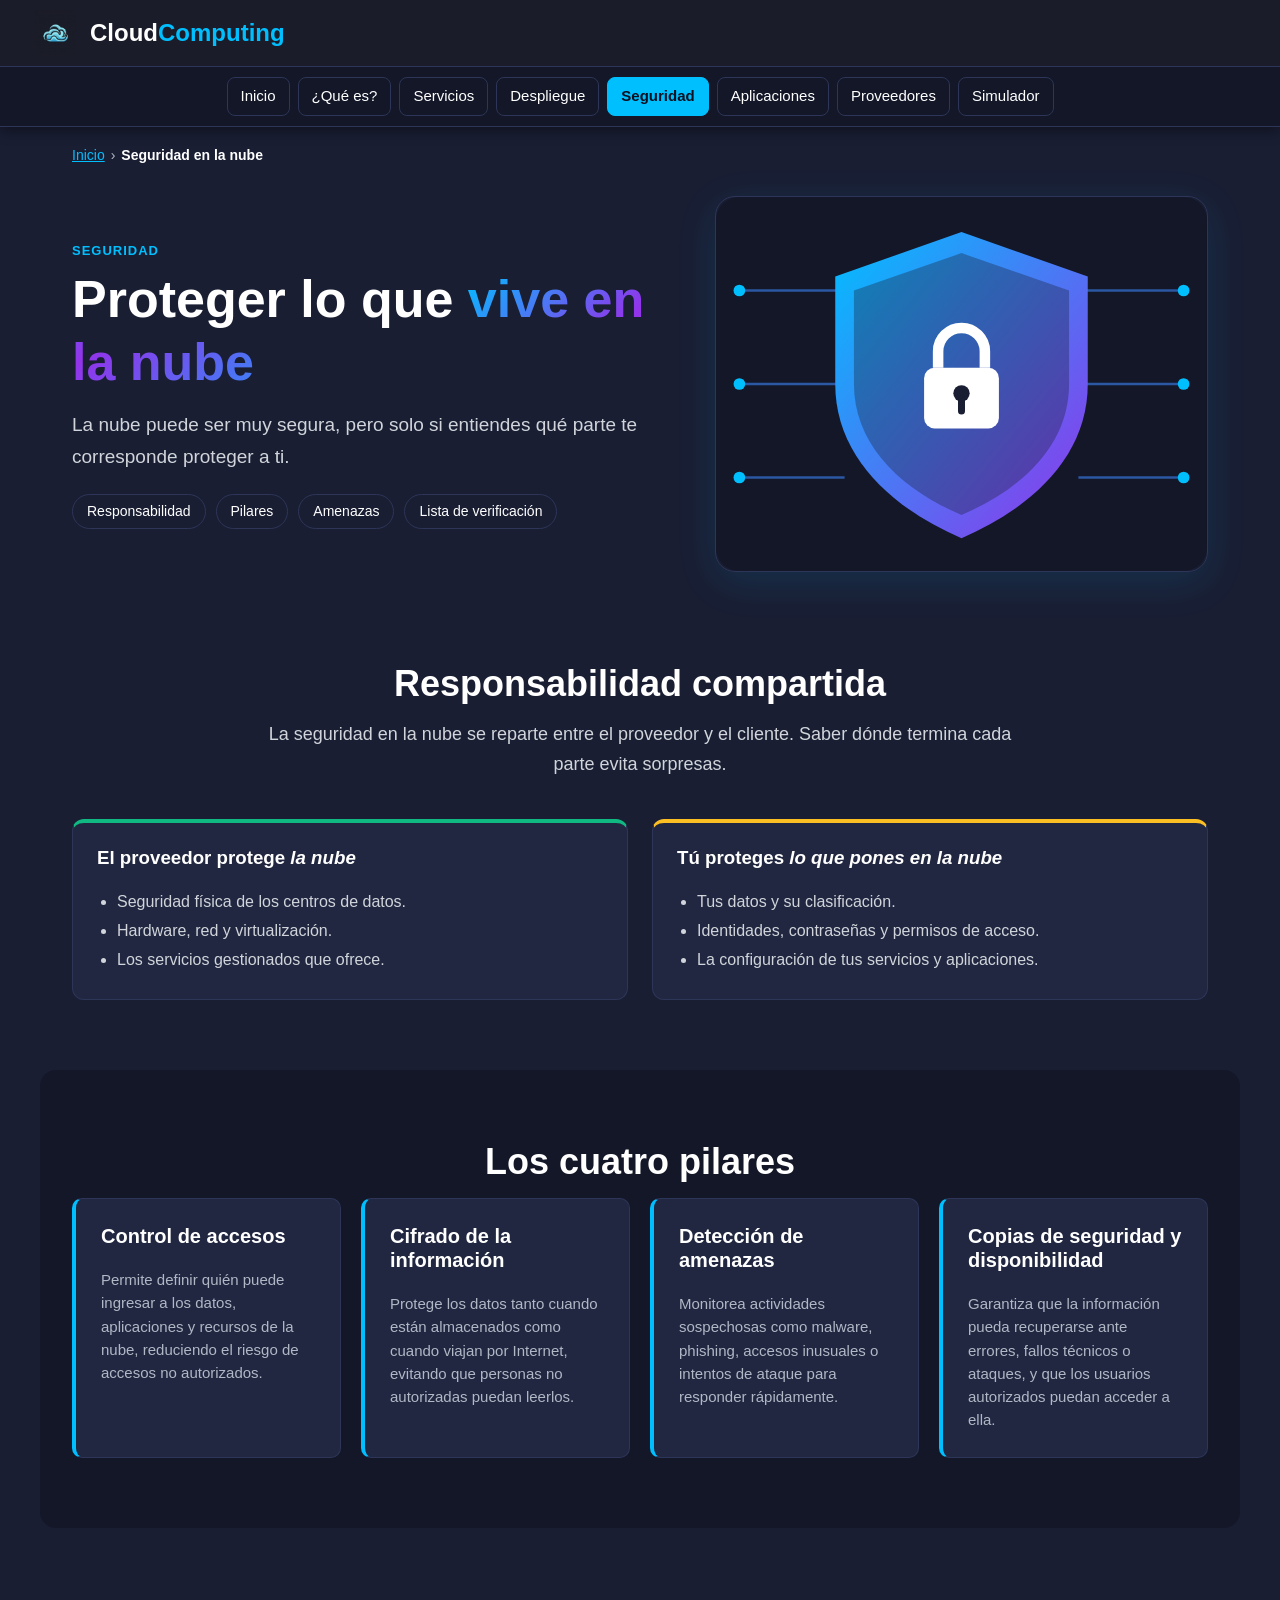
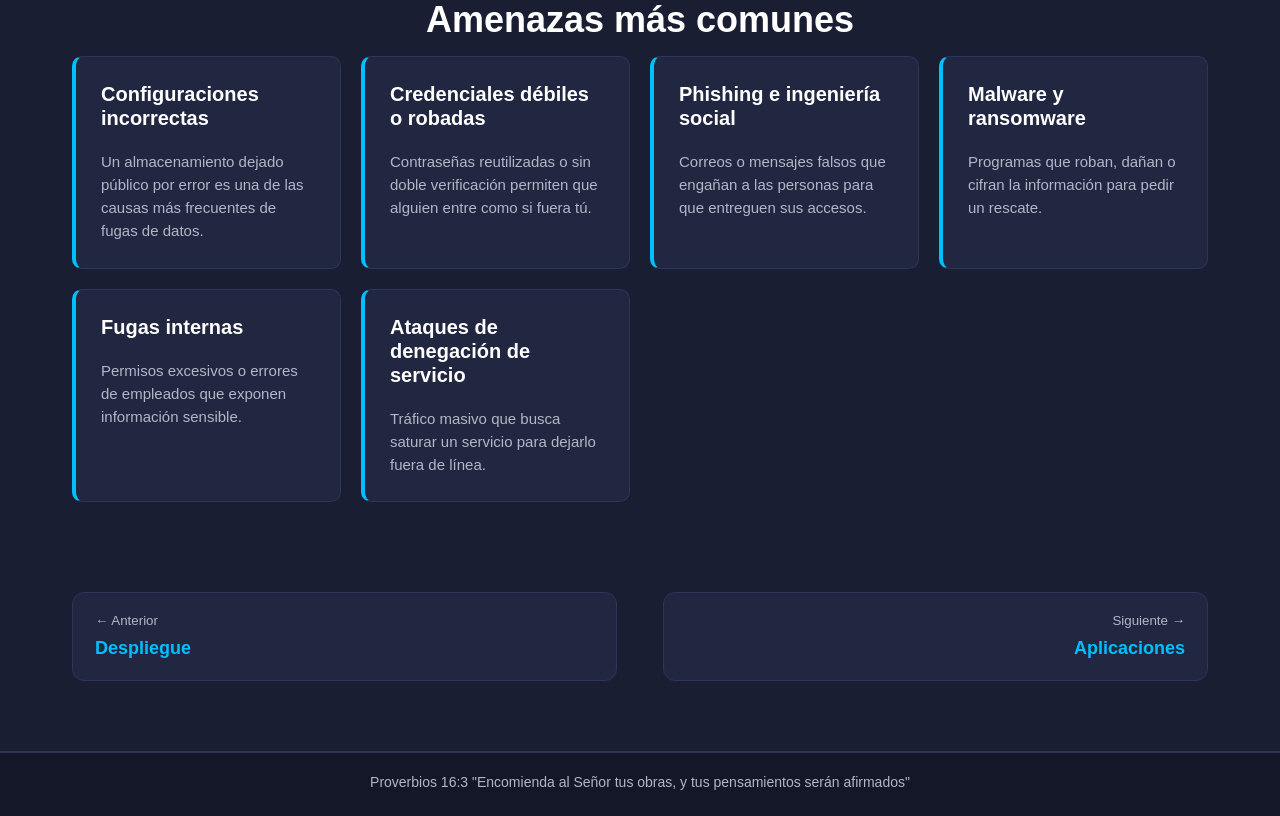
<file: seguridad.html>
<!DOCTYPE html>
<html lang="es">
<head>
    <meta charset="UTF-8">
    <meta name="viewport" content="width=device-width, initial-scale=1.0">
    <meta name="description" content="Responsabilidad compartida, amenazas y lista de verificación.">
    <meta name="theme-color" content="#191e33">
    <title>Seguridad en la nube | CloudComputing</title>
    <link rel="icon" type="image/svg+xml" href="Imagenes/favicon.svg">
    <link rel="stylesheet" href="css/estilos.css">
    <script src="js/comun.js" defer></script>
</head>
<body class="CloudBody">

    <a href="#contenido" class="SaltarContenido">Saltar al contenido</a>

    <header class="Cabecera">
        <div class="CabeceraTop">
            <a href="index.html" class="Marca" aria-label="CloudComputing, ir al inicio">
                <img id="CloudLogo" src="Imagenes/Cloud_logo.jpg" alt="Logo de Cloud Computing" width="46" height="46">
                <span class="NombreMarca">Cloud<span class="texto-celeste">Computing</span></span>
            </a>
        </div>
        <nav class="NavPrincipal" id="menuPrincipal" aria-label="Navegación principal">
            <ul class="ListaNav">
                <li><a class="NavH3" href="index.html">Inicio</a></li>
                <li><a class="NavH3" href="que-es.html">¿Qué es?</a></li>
                <li><a class="NavH3" href="servicios.html">Servicios</a></li>
                <li><a class="NavH3" href="despliegue.html">Despliegue</a></li>
                <li><a class="NavH3 Activo" href="seguridad.html" aria-current="page">Seguridad</a></li>
                <li><a class="NavH3" href="aplicaciones.html">Aplicaciones</a></li>
                <li><a class="NavH3" href="proveedores.html">Proveedores</a></li>
                <li><a class="NavH3" href="simulador.html">Simulador</a></li>
            </ul>
        </nav>
    </header>

    <nav class="Migas" aria-label="Migas de pan">
        <ol>
            <li><a href="index.html">Inicio</a></li>
            <li><span aria-current="page">Seguridad en la nube</span></li>
        </ol>
    </nav>
    <main id="contenido">

    <section class="HeroPagina">
        <div>
            <span class="Etiqueta">Seguridad</span>
            <h1>Proteger lo que <span class="texto-multicolor">vive en la nube</span></h1>
            <p class="Lead">La nube puede ser muy segura, pero solo si entiendes qué parte te corresponde proteger a ti.</p>
            <ul class="Indice" aria-label="En esta página"><li><a href="#responsabilidad">Responsabilidad</a></li><li><a href="#pilares">Pilares</a></li><li><a href="#amenazas">Amenazas</a></li><li><a href="#checklist">Lista de verificación</a></li></ul>
        </div>
        <img src="Imagenes/seguridad-escudo.svg" alt="Escudo con un candado" width="420" height="320">
    </section>

    <section id="responsabilidad" class="SeccionContenedor Reveal" aria-labelledby="responsabilidad-t">
        <h2 class="TituloSeccion" id="responsabilidad-t">Responsabilidad compartida</h2>
        <p class="DescripcionSeccion">La seguridad en la nube se reparte entre el proveedor y el cliente. Saber dónde termina cada parte evita sorpresas.</p>

        <div class="DosColumnas">
            <div class="Columna Pro">
                <h3>El proveedor protege <em>la nube</em></h3>
                <ul>
                    <li>Seguridad física de los centros de datos.</li>
                    <li>Hardware, red y virtualización.</li>
                    <li>Los servicios gestionados que ofrece.</li>
                </ul>
            </div>
            <div class="Columna Contra">
                <h3>Tú proteges <em>lo que pones en la nube</em></h3>
                <ul>
                    <li>Tus datos y su clasificación.</li>
                    <li>Identidades, contraseñas y permisos de acceso.</li>
                    <li>La configuración de tus servicios y aplicaciones.</li>
                </ul>
            </div>
        </div>
    </section>

    <section id="pilares" class="SeccionContenedor SeccionOscura Reveal" aria-labelledby="pilares-t">
        <h2 class="TituloSeccion" id="pilares-t">Los cuatro pilares</h2>
        <div class="GridDespliegue">
            <div class="TarjetaDespliegue">
                <h3>Control de accesos</h3>
                <p>Permite definir quién puede ingresar a los datos, aplicaciones y recursos de la nube, reduciendo el riesgo de accesos no autorizados.</p>
            </div>
            <div class="TarjetaDespliegue">
                <h3>Cifrado de la información</h3>
                <p>Protege los datos tanto cuando están almacenados como cuando viajan por Internet, evitando que personas no autorizadas puedan leerlos.</p>
            </div>
            <div class="TarjetaDespliegue">
                <h3>Detección de amenazas</h3>
                <p>Monitorea actividades sospechosas como malware, phishing, accesos inusuales o intentos de ataque para responder rápidamente.</p>
            </div>
            <div class="TarjetaDespliegue">
                <h3>Copias de seguridad y disponibilidad</h3>
                <p>Garantiza que la información pueda recuperarse ante errores, fallos técnicos o ataques, y que los usuarios autorizados puedan acceder a ella.</p>
            </div>
        </div>
    </section>

    <section id="amenazas" class="SeccionContenedor Reveal" aria-labelledby="amenazas-t">
        <h2 class="TituloSeccion" id="amenazas-t">Amenazas más comunes</h2>
        <div class="GridDespliegue">
            <div class="TarjetaDespliegue">
                <h3>Configuraciones incorrectas</h3>
                <p>Un almacenamiento dejado público por error es una de las causas más frecuentes de fugas de datos.</p>
            </div>
            <div class="TarjetaDespliegue">
                <h3>Credenciales débiles o robadas</h3>
                <p>Contraseñas reutilizadas o sin doble verificación permiten que alguien entre como si fuera tú.</p>
            </div>
            <div class="TarjetaDespliegue">
                <h3>Phishing e ingeniería social</h3>
                <p>Correos o mensajes falsos que engañan a las personas para que entreguen sus accesos.</p>
            </div>
            <div class="TarjetaDespliegue">
                <h3>Malware y ransomware</h3>
                <p>Programas que roban, dañan o cifran la información para pedir un rescate.</p>
            </div>
            <div class="TarjetaDespliegue">
                <h3>Fugas internas</h3>
                <p>Permisos excesivos o errores de empleados que exponen información sensible.</p>
            </div>
            <div class="TarjetaDespliegue">
                <h3>Ataques de denegación de servicio</h3>
                <p>Tráfico masivo que busca saturar un servicio para dejarlo fuera de línea.</p>
            </div>
        </div>
    </section>
    </main>

    <nav class="Pager" aria-label="Navegación entre páginas"><a href="despliegue.html" rel="prev"><small>← Anterior</small><strong>Despliegue</strong></a><a class="Sig" href="aplicaciones.html" rel="next"><small>Siguiente →</small><strong>Aplicaciones</strong></a></nav>
    <button id="btnSubir" class="BotonSubir" type="button" aria-label="Volver arriba" title="Volver arriba">&#8593;</button>

    <footer class="CloudFooter">
        <div class="FooterBase">
            <p>Proverbios 16:3 "Encomienda al Señor tus obras, y tus pensamientos serán afirmados"</p>        </div>
    </footer>
</body>
</html>
</file>
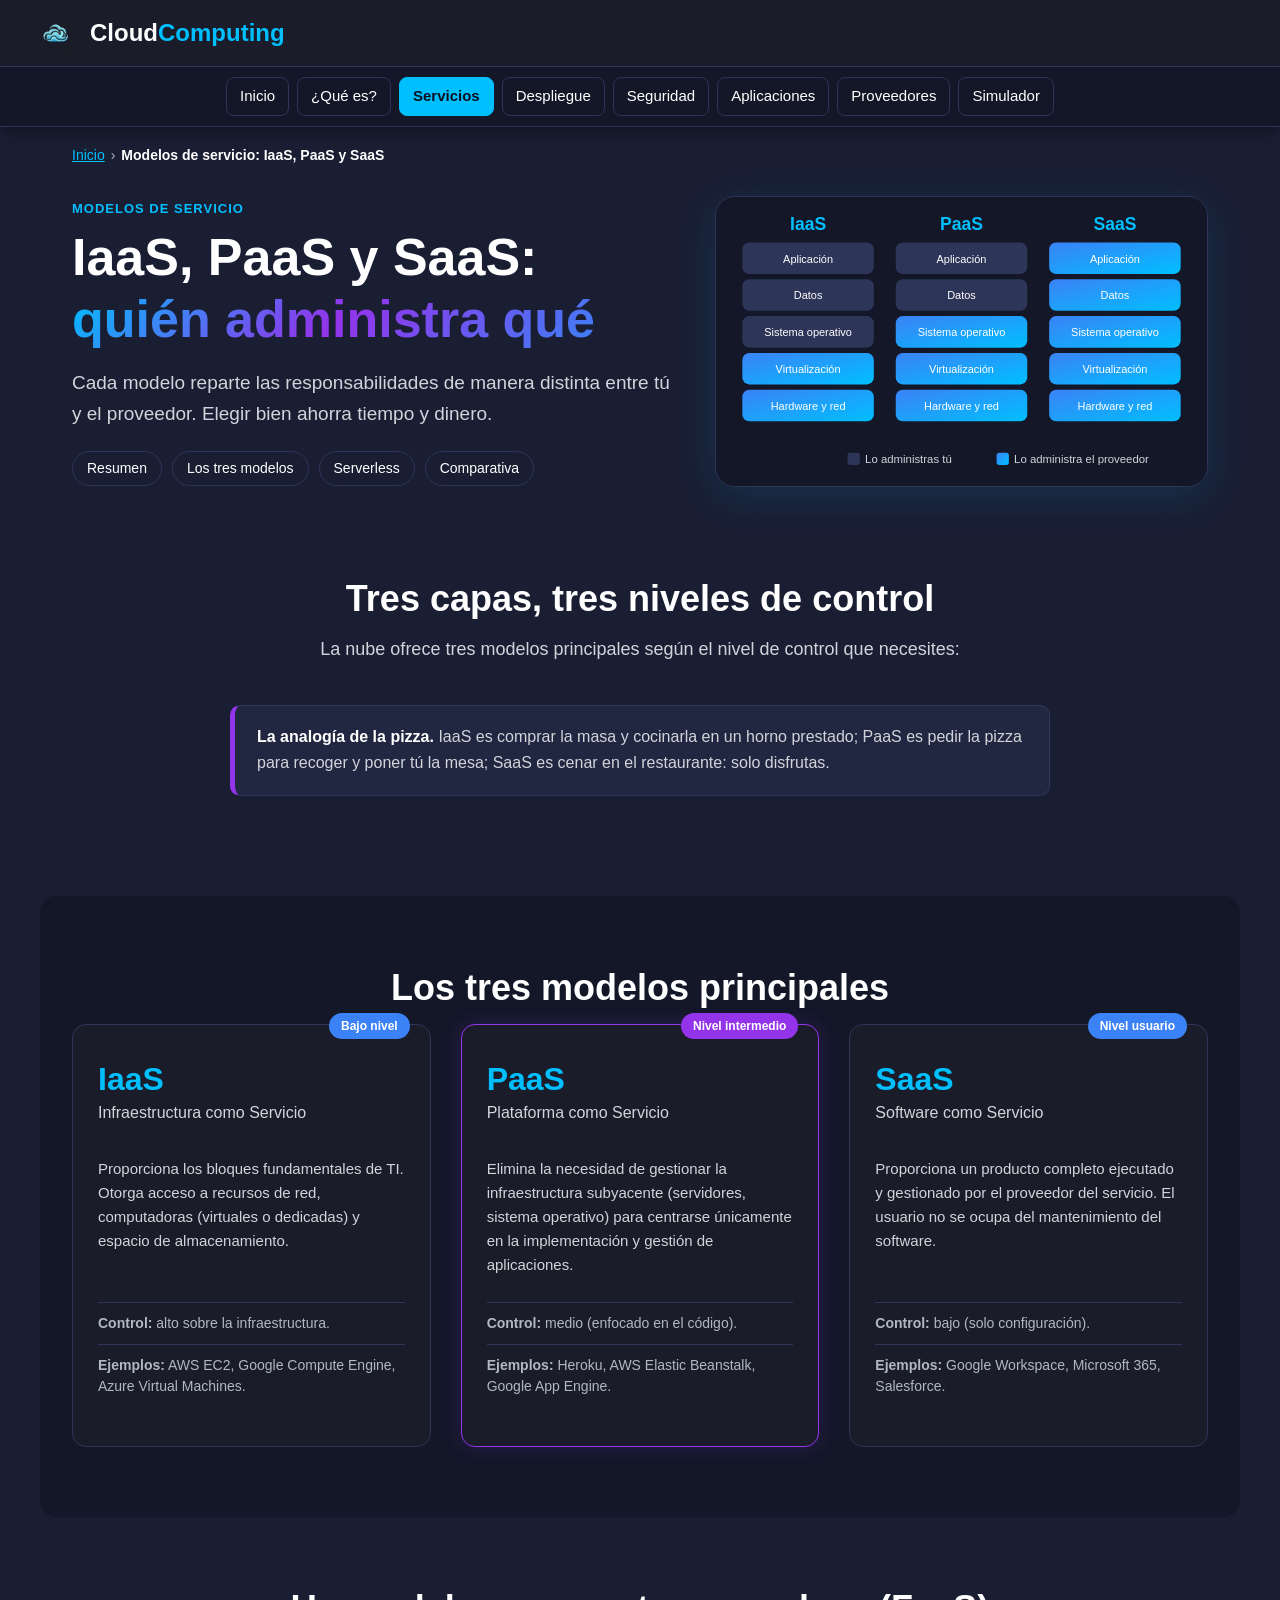
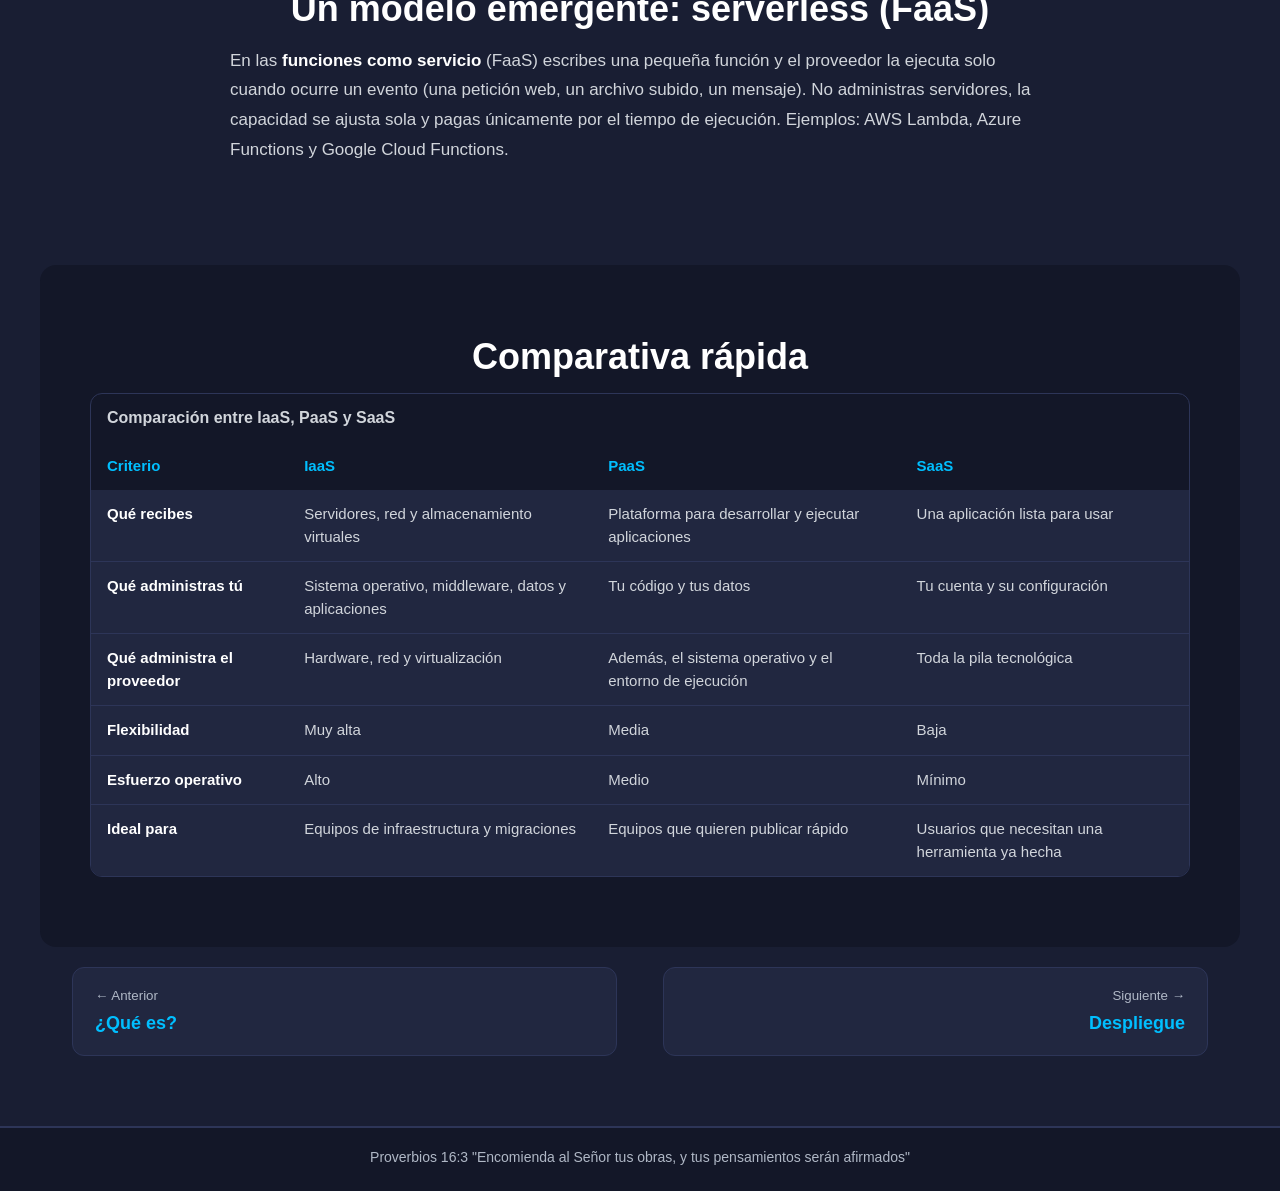
<file: servicios.html>
<!DOCTYPE html>
<html lang="es">
<head>
    <meta charset="UTF-8">
    <meta name="viewport" content="width=device-width, initial-scale=1.0">
    <meta name="description" content="Quién administra qué en IaaS, PaaS, SaaS y serverless.">
    <meta name="theme-color" content="#191e33">
    <title>Modelos de servicio: IaaS, PaaS y SaaS | CloudComputing</title>
    <link rel="icon" type="image/svg+xml" href="Imagenes/favicon.svg">
    <link rel="stylesheet" href="css/estilos.css">
    <script src="js/comun.js" defer></script>
</head>
<body class="CloudBody">

    <a href="#contenido" class="SaltarContenido">Saltar al contenido</a>

    <header class="Cabecera">
        <div class="CabeceraTop">
            <a href="index.html" class="Marca" aria-label="CloudComputing, ir al inicio">
                <img id="CloudLogo" src="Imagenes/Cloud_logo.jpg" alt="Logo de Cloud Computing" width="46" height="46">
                <span class="NombreMarca">Cloud<span class="texto-celeste">Computing</span></span>
            </a>
        </div>
        <nav class="NavPrincipal" id="menuPrincipal" aria-label="Navegación principal">
            <ul class="ListaNav">
                <li><a class="NavH3" href="index.html">Inicio</a></li>
                <li><a class="NavH3" href="que-es.html">¿Qué es?</a></li>
                <li><a class="NavH3 Activo" href="servicios.html" aria-current="page">Servicios</a></li>
                <li><a class="NavH3" href="despliegue.html">Despliegue</a></li>
                <li><a class="NavH3" href="seguridad.html">Seguridad</a></li>
                <li><a class="NavH3" href="aplicaciones.html">Aplicaciones</a></li>
                <li><a class="NavH3" href="proveedores.html">Proveedores</a></li>
                <li><a class="NavH3" href="simulador.html">Simulador</a></li>
            </ul>
        </nav>
    </header>

    <nav class="Migas" aria-label="Migas de pan">
        <ol>
            <li><a href="index.html">Inicio</a></li>
            <li><span aria-current="page">Modelos de servicio: IaaS, PaaS y SaaS</span></li>
        </ol>
    </nav>
    <main id="contenido">

    <section class="HeroPagina">
        <div>
            <span class="Etiqueta">Modelos de servicio</span>
            <h1>IaaS, PaaS y SaaS: <span class="texto-multicolor">quién administra qué</span></h1>
            <p class="Lead">Cada modelo reparte las responsabilidades de manera distinta entre tú y el proveedor. Elegir bien ahorra tiempo y dinero.</p>
            <ul class="Indice" aria-label="En esta página"><li><a href="#resumen">Resumen</a></li><li><a href="#modelos">Los tres modelos</a></li><li><a href="#serverless">Serverless</a></li><li><a href="#comparativa">Comparativa</a></li></ul>
        </div>
        <img src="Imagenes/servicios-capas.svg" alt="Capas que administra el usuario y el proveedor" width="560" height="330">
    </section>

    <section id="resumen" class="SeccionContenedor Reveal" aria-labelledby="resumen-t">
        <h2 class="TituloSeccion" id="resumen-t">Tres capas, tres niveles de control</h2>
        <p class="DescripcionSeccion">La nube ofrece tres modelos principales según el nivel de control que necesites:</p>
        <div class="Aviso"><strong>La analogía de la pizza.</strong> IaaS es comprar la masa y cocinarla en un horno prestado; PaaS es pedir la pizza para recoger y poner tú la mesa; SaaS es cenar en el restaurante: solo disfrutas.</div>
    </section>

    <section id="modelos" class="SeccionContenedor SeccionOscura Reveal" aria-labelledby="modelos-t">
        <h2 class="TituloSeccion" id="modelos-t">Los tres modelos principales</h2>

        <div class="GridServicios">
            <div class="TarjetaServicio">
                <span class="Badge">Bajo nivel</span>
                <h3>IaaS</h3>
                <h4>Infraestructura como Servicio</h4>
                <p>Proporciona los bloques fundamentales de TI. Otorga acceso a recursos de red, computadoras (virtuales o dedicadas) y espacio de almacenamiento.</p>
                <ul class="ListaDetalles">
                    <li><strong>Control:</strong> alto sobre la infraestructura.</li>
                    <li><strong>Ejemplos:</strong> AWS EC2, Google Compute Engine, Azure Virtual Machines.</li>
                </ul>
            </div>
            <div class="TarjetaServicio Destacada">
                <span class="Badge">Nivel intermedio</span>
                <h3>PaaS</h3>
                <h4>Plataforma como Servicio</h4>
                <p>Elimina la necesidad de gestionar la infraestructura subyacente (servidores, sistema operativo) para centrarse únicamente en la implementación y gestión de aplicaciones.</p>
                <ul class="ListaDetalles">
                    <li><strong>Control:</strong> medio (enfocado en el código).</li>
                    <li><strong>Ejemplos:</strong> Heroku, AWS Elastic Beanstalk, Google App Engine.</li>
                </ul>
            </div>
            <div class="TarjetaServicio">
                <span class="Badge">Nivel usuario</span>
                <h3>SaaS</h3>
                <h4>Software como Servicio</h4>
                <p>Proporciona un producto completo ejecutado y gestionado por el proveedor del servicio. El usuario no se ocupa del mantenimiento del software.</p>
                <ul class="ListaDetalles">
                    <li><strong>Control:</strong> bajo (solo configuración).</li>
                    <li><strong>Ejemplos:</strong> Google Workspace, Microsoft 365, Salesforce.</li>
                </ul>
            </div>
        </div>
    </section>

    <section id="serverless" class="SeccionContenedor Reveal" aria-labelledby="serverless-t">
        <h2 class="TituloSeccion" id="serverless-t">Un modelo emergente: serverless (FaaS)</h2>
        <p class="Prosa">En las <strong>funciones como servicio</strong> (FaaS) escribes una pequeña función y el proveedor la ejecuta solo cuando ocurre un evento (una petición web, un archivo subido, un mensaje). No administras servidores, la capacidad se ajusta sola y pagas únicamente por el tiempo de ejecución. Ejemplos: AWS Lambda, Azure Functions y Google Cloud Functions.</p>
    </section>

    <section id="comparativa" class="SeccionContenedor SeccionOscura Reveal" aria-labelledby="comparativa-t">
        <h2 class="TituloSeccion" id="comparativa-t">Comparativa rápida</h2>
        <div class="TablaWrap" role="region" aria-label="Comparación entre IaaS, PaaS y SaaS" tabindex="0">
            <table class="Tabla">
                <caption>Comparación entre IaaS, PaaS y SaaS</caption>
                <thead><tr><th scope="col">Criterio</th><th scope="col">IaaS</th><th scope="col">PaaS</th><th scope="col">SaaS</th></tr></thead>
                <tbody>
                    <tr><th scope="row">Qué recibes</th><td>Servidores, red y almacenamiento virtuales</td><td>Plataforma para desarrollar y ejecutar aplicaciones</td><td>Una aplicación lista para usar</td></tr>
                    <tr><th scope="row">Qué administras tú</th><td>Sistema operativo, middleware, datos y aplicaciones</td><td>Tu código y tus datos</td><td>Tu cuenta y su configuración</td></tr>
                    <tr><th scope="row">Qué administra el proveedor</th><td>Hardware, red y virtualización</td><td>Además, el sistema operativo y el entorno de ejecución</td><td>Toda la pila tecnológica</td></tr>
                    <tr><th scope="row">Flexibilidad</th><td>Muy alta</td><td>Media</td><td>Baja</td></tr>
                    <tr><th scope="row">Esfuerzo operativo</th><td>Alto</td><td>Medio</td><td>Mínimo</td></tr>
                    <tr><th scope="row">Ideal para</th><td>Equipos de infraestructura y migraciones</td><td>Equipos que quieren publicar rápido</td><td>Usuarios que necesitan una herramienta ya hecha</td></tr>
                </tbody>
            </table>
        </div>
    </section>
    </main>

    <nav class="Pager" aria-label="Navegación entre páginas"><a href="que-es.html" rel="prev"><small>← Anterior</small><strong>¿Qué es?</strong></a><a class="Sig" href="despliegue.html" rel="next"><small>Siguiente →</small><strong>Despliegue</strong></a></nav>
    <button id="btnSubir" class="BotonSubir" type="button" aria-label="Volver arriba" title="Volver arriba">&#8593;</button>

    <footer class="CloudFooter">
        <div class="FooterBase">
            <p>Proverbios 16:3 "Encomienda al Señor tus obras, y tus pensamientos serán afirmados"</p>        </div>
    </footer>
</body>
</html>
</file>
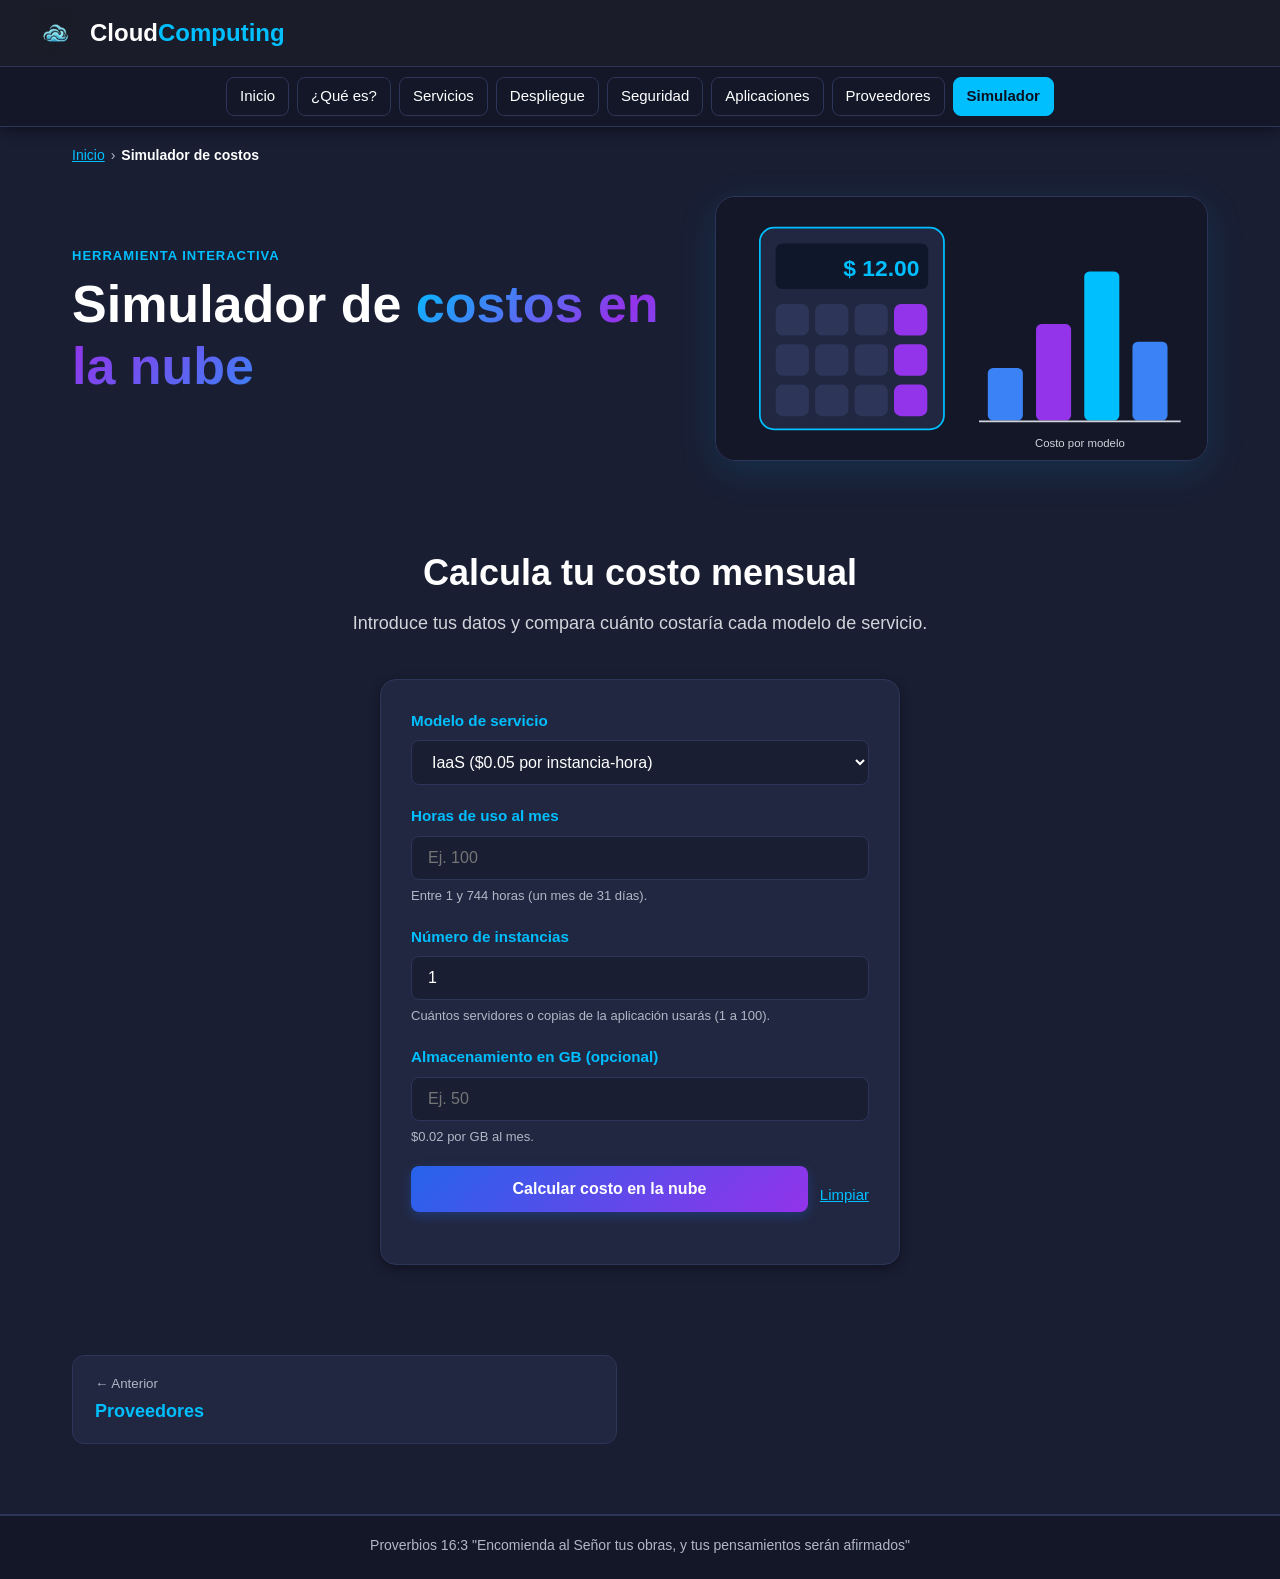
<file: simulador.html>
<!DOCTYPE html>
<html lang="es">
<head>
    <meta charset="UTF-8">
    <meta name="viewport" content="width=device-width, initial-scale=1.0">
    <meta name="description" content="Calcula y compara costos de IaaS, PaaS y SaaS.">
    <meta name="theme-color" content="#191e33">
    <title>Simulador de costos | CloudComputing</title>
    <link rel="icon" type="image/svg+xml" href="Imagenes/favicon.svg">
    <link rel="stylesheet" href="css/estilos.css">
    <script src="js/comun.js" defer></script>
    <script src="js/simulador.js" defer></script>
</head>
<body class="CloudBody">

    <a href="#contenido" class="SaltarContenido">Saltar al contenido</a>

    <header class="Cabecera">
        <div class="CabeceraTop">
            <a href="index.html" class="Marca" aria-label="CloudComputing, ir al inicio">
                <img id="CloudLogo" src="Imagenes/Cloud_logo.jpg" alt="Logo de Cloud Computing" width="46" height="46">
                <span class="NombreMarca">Cloud<span class="texto-celeste">Computing</span></span>
            </a>
        </div>
        <nav class="NavPrincipal" id="menuPrincipal" aria-label="Navegación principal">
            <ul class="ListaNav">
                <li><a class="NavH3" href="index.html">Inicio</a></li>
                <li><a class="NavH3" href="que-es.html">¿Qué es?</a></li>
                <li><a class="NavH3" href="servicios.html">Servicios</a></li>
                <li><a class="NavH3" href="despliegue.html">Despliegue</a></li>
                <li><a class="NavH3" href="seguridad.html">Seguridad</a></li>
                <li><a class="NavH3" href="aplicaciones.html">Aplicaciones</a></li>
                <li><a class="NavH3" href="proveedores.html">Proveedores</a></li>
                <li><a class="NavH3 Activo" href="simulador.html" aria-current="page">Simulador</a></li>
            </ul>
        </nav>
    </header>

    <nav class="Migas" aria-label="Migas de pan">
        <ol>
            <li><a href="index.html">Inicio</a></li>
            <li><span aria-current="page">Simulador de costos</span></li>
        </ol>
    </nav>
    <main id="contenido">

    <section class="HeroPagina">
        <div>
            <span class="Etiqueta">Herramienta interactiva</span>
            <h1>Simulador de <span class="texto-multicolor">costos en la nube</span></h1>
        </div>
        <img src="Imagenes/simulador-calculadora.svg" alt="Una calculadora junto a un gráfico de barras" width="560" height="300">
    </section>

    <section id="calculadora-dom" class="SeccionContenedor Reveal" aria-labelledby="calculadora-dom-t">
        <h2 class="TituloSeccion" id="calculadora-dom-t">Calcula tu costo mensual</h2>
        <p class="DescripcionSeccion">Introduce tus datos y compara cuánto costaría cada modelo de servicio.</p>

        <form class="CajaInteractiva" id="formSimulador" novalidate>
            <div class="GrupoInput">
                <label for="selectServicio">Modelo de servicio</label>
                <select id="selectServicio" class="InputControl">
                    <option value="IaaS">IaaS ($0.05 por instancia-hora)</option>
                    <option value="PaaS">PaaS ($0.12 por instancia-hora)</option>
                    <option value="SaaS">SaaS ($0.25 por instancia-hora)</option>
                </select>
            </div>
            <div class="GrupoInput">
                <label for="inputHoras">Horas de uso al mes</label>
                <input type="number" id="inputHoras" class="InputControl" placeholder="Ej. 100" min="1" max="744" step="any" inputmode="decimal" aria-describedby="ayudaHoras">
                <span class="Ayuda" id="ayudaHoras">Entre 1 y 744 horas (un mes de 31 días).</span>
            </div>
            <div class="GrupoInput">
                <label for="inputInstancias">Número de instancias</label>
                <input type="number" id="inputInstancias" class="InputControl" value="1" min="1" max="100" step="1" inputmode="numeric" aria-describedby="ayudaInst">
                <span class="Ayuda" id="ayudaInst">Cuántos servidores o copias de la aplicación usarás (1 a 100).</span>
            </div>
            <div class="GrupoInput">
                <label for="inputAlmacenamiento">Almacenamiento en GB (opcional)</label>
                <input type="number" id="inputAlmacenamiento" class="InputControl" placeholder="Ej. 50" min="0" max="100000" step="any" inputmode="decimal" aria-describedby="ayudaGb">
                <span class="Ayuda" id="ayudaGb">$0.02 por GB al mes.</span>
            </div>
            <div class="FilaBotones">
                <button type="submit" id="btnCalcular" class="BotonAccion">Calcular costo en la nube</button>
                <button type="button" class="BotonLink" id="btnLimpiar">Limpiar</button>
            </div>
            <div id="resultadoDOM" role="status" aria-live="polite"></div>
        </form>
    </section>
    </main>

    <nav class="Pager" aria-label="Navegación entre páginas">
        <a href="proveedores.html" rel="prev"><small>← Anterior</small><strong>Proveedores</strong></a>
    </nav>
    <button id="btnSubir" class="BotonSubir" type="button" aria-label="Volver arriba" title="Volver arriba">&#8593;</button>

    <footer class="CloudFooter">
        <div class="FooterBase">
            <p>Proverbios 16:3 "Encomienda al Señor tus obras, y tus pensamientos serán afirmados"</p>        </div>
    </footer>
</body>
</html>
</file>
<file: css/estilos.css>
/* =========================================================
   CloudComputing - Hoja de estilos (autoría propia)
   Índice: 1 Variables · 2 Base · 3 Cabecera y navegación ·
   4 Héroes · 5 Secciones · 6 Componentes · 7 Herramientas
   interactivas · 8 Pie de página · 9 Responsive
   ========================================================= */

/* ===== 1. Variables (tema oscuro por defecto) ===== */

:root {
    --fondo: #191e33;
    --fondo-2: #131728;
    --superficie: #212740;
    --superficie-2: #1a1c29;
    --borde: #2d3558;
    --texto: #ffffff;
    --texto-2: #d1d5db;
    --texto-3: #b0b8c6;
    --acento: #00bfff;
    --acento-2: #9333ea;
    --azul: #3b82f6;
    --sobre-acento: #0b1020;
    --ok: #10b981;
    --error: #f87171;
    --aviso: #fbbf24;
    --sombra: 0 4px 12px rgba(0, 0, 0, 0.4);
    --degradado-titulo: linear-gradient(135deg, #00bfff, #9333ea, #3b82f6);
    --boton: linear-gradient(135deg, #2563eb, #9333ea);
    color-scheme: dark;
}

/* ===== 2. Base ===== */

*, *::before, *::after { box-sizing: border-box; }

html { scroll-behavior: smooth; }

body {
    margin: 0;
    font-family: 'Arial', sans-serif;
    background-color: var(--fondo);
    color: var(--texto);
    line-height: 1.5;
    transition: background-color 0.3s ease, color 0.3s ease;
}

img { max-width: 100%; height: auto; }

a { color: var(--acento); }

h1, h2, h3, h4 { line-height: 1.2; }

:focus-visible {
    outline: 3px solid var(--acento);
    outline-offset: 3px;
}

.SaltarContenido {
    position: absolute;
    left: 16px;
    top: -70px;
    z-index: 3000;
    background: var(--acento);
    color: var(--sobre-acento);
    font-weight: bold;
    padding: 10px 16px;
    border-radius: 8px;
    text-decoration: none;
    transition: top 0.2s ease;
}

.SaltarContenido:focus { top: 12px; }

/* ===== 3. Cabecera y navegación ===== */

.Cabecera {
    position: sticky;
    top: 0;
    z-index: 1000;
    background-color: var(--superficie-2);
    box-shadow: var(--sombra);
    border-bottom: 1px solid var(--borde);
}

.CabeceraTop {
    display: flex;
    align-items: center;
    gap: 16px;
    max-width: 1280px;
    margin: 0 auto;
    padding: 10px 32px;
}

.Marca {
    display: flex;
    align-items: center;
    gap: 12px;
    text-decoration: none;
    color: var(--texto);
}

#CloudLogo {
    width: 46px;
    height: 46px;
    object-fit: contain;
    border-radius: 8px;
    display: block;
}

.NombreMarca {
    font-size: 24px;
    font-weight: bold;
}

.texto-celeste { color: var(--acento); }

.NavPrincipal {
    border-top: 1px solid var(--borde);
    background: var(--fondo-2);
}

.ListaNav {
    display: flex;
    flex-wrap: wrap;
    justify-content: center;
    align-items: center;
    gap: 8px;
    max-width: 1280px;
    margin: 0 auto;
    padding: 10px 32px;
    list-style: none;
}

.NavH3 {
    display: inline-block;
    text-decoration: none;
    font-family: 'Arial', sans-serif;
    color: var(--texto);
    font-size: 15px;
    font-weight: 500;
    border: 1.5px solid var(--borde);
    border-radius: 8px;
    padding: 7px 13px;
    cursor: pointer;
    transition: all 0.3s ease;
    background: transparent;
}

.NavH3:hover {
    background-color: var(--acento);
    color: var(--sobre-acento);
    border-color: var(--acento);
    box-shadow: 0 0 10px rgba(0, 191, 255, 0.35);
}

.NavH3.Activo {
    background-color: var(--acento);
    color: var(--sobre-acento);
    border-color: var(--acento);
    font-weight: bold;
}

.Migas {
    max-width: 1200px;
    margin: 0 auto;
    padding: 18px 32px 0 32px;
    font-size: 14px;
    color: var(--texto-3);
}

.Migas ol {
    list-style: none;
    margin: 0;
    padding: 0;
    display: flex;
    flex-wrap: wrap;
    gap: 6px;
}

.Migas li + li::before { content: "›"; margin-right: 6px; }

.Migas a { color: var(--acento); }

.Migas [aria-current] { color: var(--texto); font-weight: bold; }

/* ===== 4. Héroes ===== */

.CloudContent {
    display: flex;
    flex-direction: column;
    align-items: center;
    text-align: center;
    padding: 70px 20px 60px 20px;
}

.H1CloudComputing {
    display: flex;
    flex-direction: column;
    font-size: clamp(34px, 7vw, 76px);
    line-height: 1.1;
    font-weight: bold;
    color: var(--texto);
    margin: 0 0 20px 0;
}

.texto-multicolor {
    background: var(--degradado-titulo);
    -webkit-background-clip: text;
    background-clip: text;
    -webkit-text-fill-color: transparent;
    color: transparent;
    padding-bottom: 6px;
}

.Parrafo_Inicio {
    font-size: clamp(16px, 2.2vw, 20px);
    color: var(--texto-2);
    margin: 4px 0 30px 0;
    max-width: 850px;
    line-height: 1.6;
}

.ImagenHero {
    width: 100%;
    max-width: 520px;
    border-radius: 20px;
    box-shadow: 0 10px 40px rgba(0, 191, 255, 0.18);
    animation: flotar 6s ease-in-out infinite;
}

@keyframes flotar {
    0%, 100% { transform: translateY(0); }
    50% { transform: translateY(-8px); }
}

.GrupoBotones {
    display: flex;
    flex-wrap: wrap;
    justify-content: center;
    gap: 14px;
    margin-top: 32px;
}

.BotonHero,
.BotonSecundario {
    display: inline-block;
    text-decoration: none;
    font-weight: 600;
    padding: 13px 26px;
    border-radius: 30px;
    transition: transform 0.3s ease, box-shadow 0.3s ease;
    cursor: pointer;
    font-size: 16px;
}

.BotonHero {
    color: #ffffff;
    background: var(--boton);
    border: 2px solid transparent;
    box-shadow: 0 6px 20px rgba(59, 130, 246, 0.35);
}

.BotonSecundario {
    color: var(--texto);
    background: transparent;
    border: 2px solid var(--acento);
}

.BotonHero:hover,
.BotonSecundario:hover { transform: translateY(-3px); box-shadow: 0 10px 26px rgba(59, 130, 246, 0.45); }

.HeroPagina {
    max-width: 1200px;
    margin: 0 auto;
    padding: 30px 32px 20px 32px;
    display: grid;
    grid-template-columns: 1.1fr 0.9fr;
    gap: 40px;
    align-items: center;
}

.HeroPagina h1 {
    font-size: clamp(30px, 5vw, 52px);
    margin: 6px 0 16px 0;
}

.HeroPagina .Lead {
    font-size: clamp(16px, 2vw, 19px);
    color: var(--texto-2);
    line-height: 1.65;
    margin: 0;
}

.Etiqueta {
    display: inline-block;
    font-size: 13px;
    font-weight: bold;
    letter-spacing: 1px;
    text-transform: uppercase;
    color: var(--acento);
}

.HeroPagina img {
    width: 100%;
    border-radius: 20px;
    border: 1px solid var(--borde);
    box-shadow: 0 10px 40px rgba(0, 191, 255, 0.12);
}

.Indice {
    display: flex;
    flex-wrap: wrap;
    gap: 10px;
    margin: 22px 0 0 0;
    padding: 0;
    list-style: none;
}

.Indice a {
    display: inline-block;
    text-decoration: none;
    font-size: 14px;
    color: var(--texto);
    border: 1.5px solid var(--borde);
    border-radius: 20px;
    padding: 6px 14px;
    transition: all 0.3s ease;
}

.Indice a:hover { background: var(--acento); color: var(--sobre-acento); border-color: var(--acento); }

/* ===== 5. Secciones ===== */

.SeccionContenedor {
    padding: 70px 32px;
    max-width: 1200px;
    margin: 0 auto;
    scroll-margin-top: 150px;
}

.SeccionOscura {
    background-color: var(--fondo-2);
    border-radius: 16px;
}

.TituloSeccion {
    font-size: clamp(26px, 4vw, 36px);
    text-align: center;
    margin: 0 0 15px 0;
    color: var(--texto);
}

.DescripcionSeccion {
    font-size: 18px;
    text-align: center;
    color: var(--texto-2);
    max-width: 780px;
    margin: 0 auto 40px auto;
    line-height: 1.65;
}

.Figura { margin: 10px auto 45px auto; max-width: 580px; text-align: center; }

.Figura img { display: block; width: 100%; border-radius: 16px; border: 1px solid var(--borde); }

.Figura figcaption { margin-top: 12px; font-size: 14px; color: var(--texto-3); }

.Prosa {
    max-width: 820px;
    margin: 0 auto 30px auto;
    font-size: 17px;
    line-height: 1.75;
    color: var(--texto-2);
}

.Prosa strong { color: var(--texto); }

/* ===== 6. Componentes ===== */

.GridTarjetas {
    display: grid;
    grid-template-columns: repeat(auto-fit, minmax(240px, 1fr));
    gap: 25px;
}

.Tarjeta {
    background-color: var(--superficie);
    padding: 28px 22px;
    border-radius: 12px;
    border: 1px solid var(--borde);
    transition: transform 0.3s ease, border-color 0.3s ease;
}

.IndicadorTarjeta {
    width: 35px;
    height: 4px;
    background-color: var(--acento);
    border-radius: 2px;
    margin-bottom: 18px;
}

.Tarjeta h3 { margin: 0 0 10px 0; font-size: 20px; color: var(--texto); }

.Tarjeta p { font-size: 15px; color: var(--texto-3); line-height: 1.55; margin: 0; }

/* Tarjetas que son enlaces (ruta de aprendizaje) */

a.TarjetaEnlace {
    display: block;
    text-decoration: none;
    color: inherit;
    position: relative;
}

.TarjetaEnlace .Numero {
    display: inline-flex;
    align-items: center;
    justify-content: center;
    width: 36px;
    height: 36px;
    border-radius: 50%;
    background: var(--boton);
    color: #fff;
    font-weight: bold;
    margin-bottom: 14px;
}

.TarjetaEnlace .Mas { display: inline-block; margin-top: 14px; color: var(--acento); font-weight: bold; font-size: 14px; }

.TarjetaEnlace:hover .Mas { text-decoration: underline; }

.GridServicios {
    display: grid;
    grid-template-columns: repeat(auto-fit, minmax(260px, 1fr));
    gap: 30px;
}

.TarjetaServicio {
    background-color: var(--superficie-2);
    border: 1px solid var(--borde);
    border-radius: 14px;
    padding: 35px 25px;
    position: relative;
    display: flex;
    flex-direction: column;
    transition: transform 0.3s ease, border-color 0.3s ease;
}

.TarjetaServicio.Destacada {
    border-color: var(--acento-2);
    box-shadow: 0 0 20px rgba(147, 51, 234, 0.2);
}

.Badge {
    position: absolute;
    top: -12px;
    right: 20px;
    background-color: var(--azul);
    color: #fff;
    font-size: 12px;
    padding: 4px 12px;
    border-radius: 20px;
    font-weight: bold;
}

.TarjetaServicio.Destacada .Badge { background-color: var(--acento-2); }

.TarjetaServicio h3 { font-size: 32px; margin: 0; color: var(--acento); }

.TarjetaServicio h4 { font-size: 16px; color: var(--texto-2); margin: 5px 0 20px 0; font-weight: normal; }

.TarjetaServicio p { font-size: 15px; color: var(--texto-2); line-height: 1.6; }

.ListaDetalles {
    list-style: none;
    padding: 0;
    margin-top: auto;
    font-size: 14px;
    color: var(--texto-3);
}

.ListaDetalles li { margin-top: 10px; padding-top: 10px; border-top: 1px solid var(--borde); }

.GridDespliegue {
    display: grid;
    grid-template-columns: repeat(auto-fit, minmax(250px, 1fr));
    gap: 20px;
}

.TarjetaDespliegue {
    background: var(--superficie);
    padding: 25px;
    border-radius: 10px;
    border: 1px solid var(--borde);
    border-left: 4px solid var(--acento);
    transition: transform 0.3s ease, border-color 0.3s ease;
}

.TarjetaDespliegue h3 { margin-top: 0; font-size: 20px; color: var(--texto); }

.TarjetaDespliegue p { font-size: 15px; color: var(--texto-3); line-height: 1.55; margin-bottom: 0; }

.TarjetaDespliegue ul { padding-left: 20px; margin: 10px 0 0 0; color: var(--texto-3); font-size: 14px; line-height: 1.6; }

.AlineacionTarjeta {
    display: grid;
    grid-template-columns: repeat(3, 1fr);
    gap: 20px;
}

.Tarjeta:hover,
.TarjetaServicio:hover,
.TarjetaDespliegue:hover { transform: translateY(-5px); border-color: var(--acento); }

.Etiquetas { display: flex; flex-wrap: wrap; gap: 6px; margin-top: 14px; }

.Chip {
    font-size: 12px;
    font-weight: bold;
    padding: 3px 10px;
    border-radius: 14px;
    background: var(--fondo);
    color: var(--acento);
    border: 1px solid var(--borde);
}

/* Estadísticas */

.GridCifras {
    display: grid;
    grid-template-columns: repeat(auto-fit, minmax(180px, 1fr));
    gap: 20px;
    max-width: 1100px;
    margin: 0 auto;
    padding: 20px 32px;
}

.Cifra {
    text-align: center;
    padding: 22px 10px;
    border-radius: 12px;
    background: var(--superficie);
    border: 1px solid var(--borde);
}

.Cifra strong {
    display: block;
    font-size: 44px;
    background: var(--degradado-titulo);
    -webkit-background-clip: text;
    background-clip: text;
    -webkit-text-fill-color: transparent;
    color: transparent;
    line-height: 1.2;
}

.Cifra span { font-size: 14px; color: var(--texto-3); }

/* Tablas */

.TablaWrap {
    overflow-x: auto;
    border: 1px solid var(--borde);
    border-radius: 12px;
    margin: 0 auto;
    max-width: 1100px;
}

table.Tabla { width: 100%; border-collapse: collapse; min-width: 640px; background: var(--superficie); }

.Tabla caption { text-align: left; padding: 12px 16px; font-weight: bold; color: var(--texto-2); caption-side: top; }

.Tabla th, .Tabla td { padding: 13px 16px; text-align: left; border-bottom: 1px solid var(--borde); font-size: 15px; vertical-align: top; }

.Tabla thead th { background: var(--fondo-2); color: var(--acento); }

.Tabla tbody th { color: var(--texto); background: var(--superficie); }

.Tabla td { color: var(--texto-2); }

.Tabla tbody tr:hover td, .Tabla tbody tr:hover th { background: var(--fondo-2); }

.Tabla tr:last-child th, .Tabla tr:last-child td { border-bottom: none; }

/* Línea de tiempo */

.LineaTiempo { list-style: none; margin: 0 auto; padding: 0 0 0 28px; max-width: 760px; border-left: 3px solid var(--borde); }

.LineaTiempo li { position: relative; margin-bottom: 28px; padding-left: 20px; }

.LineaTiempo li::before {
    content: "";
    position: absolute;
    left: -38px;
    top: 4px;
    width: 16px;
    height: 16px;
    border-radius: 50%;
    background: var(--acento);
    border: 3px solid var(--fondo);
}

.LineaTiempo .Anio { font-weight: bold; color: var(--acento); font-size: 20px; }

.LineaTiempo h3 { margin: 2px 0 6px 0; font-size: 18px; }

.LineaTiempo p { margin: 0; color: var(--texto-3); font-size: 15px; line-height: 1.6; }

/* Pros y contras */

.DosColumnas { display: grid; grid-template-columns: 1fr 1fr; gap: 24px; }

.Columna { background: var(--superficie); border: 1px solid var(--borde); border-radius: 12px; padding: 24px; }

.Columna h3 { margin-top: 0; }

.Columna.Pro { border-top: 4px solid var(--ok); }

.Columna.Contra { border-top: 4px solid var(--aviso); }

.Columna ul { margin: 0; padding-left: 20px; color: var(--texto-2); line-height: 1.8; }

/* Avisos / callouts */

.Aviso {
    max-width: 820px;
    margin: 30px auto;
    padding: 18px 22px;
    border-radius: 10px;
    background: var(--superficie);
    border: 1px solid var(--borde);
    border-left: 5px solid var(--acento-2);
    color: var(--texto-2);
    line-height: 1.65;
}

.Aviso strong { color: var(--texto); }

/* Pasos numerados */

.Pasos { list-style: none; counter-reset: paso; padding: 0; margin: 0; display: grid; grid-template-columns: repeat(auto-fit, minmax(240px, 1fr)); gap: 22px; }

.Pasos li { counter-increment: paso; background: var(--superficie); border: 1px solid var(--borde); border-radius: 12px; padding: 24px 22px; }

.Pasos li::before {
    content: counter(paso);
    display: inline-flex;
    width: 36px;
    height: 36px;
    align-items: center;
    justify-content: center;
    border-radius: 50%;
    background: var(--boton);
    color: #fff;
    font-weight: bold;
    margin-bottom: 12px;
}

.Pasos h3 { margin: 0 0 8px 0; font-size: 19px; }

.Pasos p { margin: 0; color: var(--texto-3); font-size: 15px; line-height: 1.6; }

/* Filtros */

.Filtros { display: flex; flex-wrap: wrap; justify-content: center; gap: 10px; margin-bottom: 30px; }

.BotonFiltro {
    font-size: 15px;
    font-family: inherit;
    padding: 8px 18px;
    border-radius: 22px;
    border: 1.5px solid var(--borde);
    background: transparent;
    color: var(--texto);
    cursor: pointer;
    transition: all 0.3s ease;
}

.BotonFiltro:hover { border-color: var(--acento); }

.BotonFiltro[aria-pressed="true"] { background: var(--acento); color: var(--sobre-acento); border-color: var(--acento); font-weight: bold; }

.Conteo { text-align: center; color: var(--texto-3); font-size: 14px; margin: -10px 0 24px 0; }

[hidden] { display: none !important; }

/* Anterior / siguiente */

.Pager { max-width: 1200px; margin: 20px auto 0 auto; padding: 0 32px; display: flex; justify-content: space-between; gap: 16px; flex-wrap: wrap; }

.Pager a {
    display: block;
    flex: 1 1 260px;
    max-width: 48%;
    text-decoration: none;
    padding: 18px 22px;
    border-radius: 12px;
    border: 1.5px solid var(--borde);
    background: var(--superficie);
    color: var(--texto);
    transition: all 0.3s ease;
}

.Pager a:hover { border-color: var(--acento); transform: translateY(-3px); }

.Pager small { display: block; color: var(--texto-3); margin-bottom: 4px; }

.Pager strong { color: var(--acento); font-size: 18px; }

.Pager .Sig { text-align: right; margin-left: auto; }

/* ===== 7. Herramientas interactivas ===== */

.CajaInteractiva {
    background: var(--superficie);
    border: 1px solid var(--borde);
    border-radius: 16px;
    padding: 30px;
    max-width: 520px;
    margin: 0 auto;
    box-shadow: var(--sombra);
    color: var(--texto);
}

.GrupoInput { margin-bottom: 20px; display: flex; flex-direction: column; }

.GrupoInput label { font-size: 0.95rem; font-weight: 600; color: var(--acento); margin-bottom: 8px; }

.GrupoInput .Ayuda { font-size: 13px; color: var(--texto-3); margin-top: 6px; }

.InputControl {
    background-color: var(--fondo);
    border: 1px solid var(--borde);
    border-radius: 8px;
    padding: 12px 16px;
    font-size: 1rem;
    color: var(--texto);
    font-family: inherit;
    transition: all 0.3s ease;
}

.InputControl:focus { border-color: var(--acento); box-shadow: 0 0 0 3px rgba(0, 191, 255, 0.25); }

.InputControl.Invalido { border-color: var(--error); }

.BotonAccion {
    width: 100%;
    background: var(--boton);
    color: #ffffff;
    border: none;
    border-radius: 8px;
    padding: 14px;
    font-size: 1rem;
    font-weight: 600;
    font-family: inherit;
    cursor: pointer;
    transition: all 0.3s ease;
    box-shadow: 0 4px 12px rgba(37, 99, 235, 0.3);
}

.BotonAccion:hover { filter: brightness(1.1); transform: translateY(-1px); }

.BotonAccion:active { transform: translateY(1px); }

.BotonAccion:disabled { opacity: 0.45; cursor: not-allowed; transform: none; filter: none; }

.BotonLink {
    background: none;
    border: none;
    color: var(--acento);
    cursor: pointer;
    font-size: 15px;
    font-family: inherit;
    text-decoration: underline;
    padding: 10px 0 0 0;
}

.FilaBotones { display: flex; gap: 12px; align-items: center; }

.FilaBotones .BotonAccion { flex: 1; }

#resultadoDOM { margin-top: 22px; font-size: 0.95rem; }

.TarjetaResultado {
    background: var(--fondo);
    border-left: 4px solid var(--azul);
    padding: 14px 18px;
    border-radius: 0 8px 8px 0;
    color: var(--texto-2);
    animation: aparecer 0.4s ease;
}

.TarjetaResultado.Error { border-left-color: var(--error); }

.TarjetaResultado.Exito { border-left-color: var(--ok); }

.ResTitulo { font-weight: 700; color: var(--acento); margin-bottom: 6px; }

.ResLinea { font-size: 0.92rem; margin: 2px 0; }

.ResLinea strong { color: var(--texto); }

.TarjetaResultado hr { border: 0; border-top: 1px solid var(--borde); margin: 10px 0; }

.ResTotal { font-size: 1.25rem; font-weight: 700; color: var(--texto); }

.ResError { color: var(--error); font-weight: 600; }

@keyframes aparecer {
    from { opacity: 0; transform: translateY(6px); }
    to { opacity: 1; transform: translateY(0); }
}

.Barra { height: 14px; border-radius: 8px; background: var(--borde); overflow: hidden; margin: 8px 0; display: flex; }

.Barra .TramoA { background: var(--acento); transition: width 0.5s ease; }

.Barra .TramoB { background: var(--acento-2); transition: width 0.5s ease; }

.Leyenda { display: flex; gap: 16px; flex-wrap: wrap; font-size: 13px; color: var(--texto-3); }

.Leyenda i { display: inline-block; width: 11px; height: 11px; border-radius: 3px; margin-right: 5px; vertical-align: middle; }

/* Botón volver arriba */

.BotonSubir {
    position: fixed;
    right: 20px;
    bottom: 20px;
    width: 48px;
    height: 48px;
    border: none;
    border-radius: 50%;
    background: var(--boton);
    color: #ffffff;
    font-size: 22px;
    cursor: pointer;
    box-shadow: 0 6px 18px rgba(0, 0, 0, 0.4);
    opacity: 0;
    visibility: hidden;
    transform: translateY(10px);
    transition: opacity 0.3s ease, transform 0.3s ease, visibility 0.3s;
    z-index: 900;
}

.BotonSubir.Visible { opacity: 1; visibility: visible; transform: translateY(0); }

/* Aparición al hacer scroll (solo con JS) */

.js-listo .Reveal { opacity: 0; transform: translateY(24px); transition: opacity 0.7s ease, transform 0.7s ease; }

.js-listo .Reveal.Visible { opacity: 1; transform: translateY(0); }

/* ===== 8. Pie de página ===== */

.CloudFooter {
    margin-top: 70px;
    background-color: var(--fondo-2);
    border-top: 1px solid var(--borde);
    color: var(--texto-2);
}

.CloudFooter h2 { font-size: 16px; margin: 0 0 12px 0; color: var(--texto); }

.CloudFooter p { margin: 0 0 8px 0; font-size: 14px; line-height: 1.6; }

.CloudFooter ul { list-style: none; margin: 0; padding: 0; display: grid; gap: 8px; font-size: 14px; }

.CloudFooter a { color: var(--texto-2); }

.CloudFooter a:hover { color: var(--acento); }

.FooterBase {
    border-top: 1px solid var(--borde);
    text-align: center;
    padding: 18px 20px;
    font-size: 14px;
    color: var(--texto-3);
}

.FooterBase p { margin: 0 0 4px 0; }

/* ===== 9. Responsive ===== */

@media (max-width: 1180px) {
    .AlineacionTarjeta { grid-template-columns: repeat(2, 1fr); }
}

@media (max-width: 860px) {
    .HeroPagina { grid-template-columns: 1fr; padding: 24px 20px 10px 20px; }

    .HeroPagina img { order: -1; max-width: 480px; margin: 0 auto; }

    .DosColumnas { grid-template-columns: 1fr; }
}

@media (max-width: 700px) {
    .CabeceraTop { padding: 10px 16px; }

    .NombreMarca { font-size: 21px; }

    .SeccionContenedor { padding: 50px 16px; }

    .SeccionOscura { border-radius: 0; }

    .CloudContent { padding: 40px 16px; }

    .DescripcionSeccion { font-size: 16px; }

    .AlineacionTarjeta { grid-template-columns: 1fr; }

    .CajaInteractiva { padding: 22px 18px; }

    .Migas { padding: 14px 16px 0 16px; }

    .Pager { padding: 0 16px; }

    .Pager a { max-width: 100%; }

    .GridCifras { padding: 10px 16px; }
}

@media (prefers-reduced-motion: reduce) {
    html { scroll-behavior: auto; }

    *, *::before, *::after { animation: none !important; transition: none !important; }

    .js-listo .Reveal { opacity: 1; transform: none; }
}
</file>
